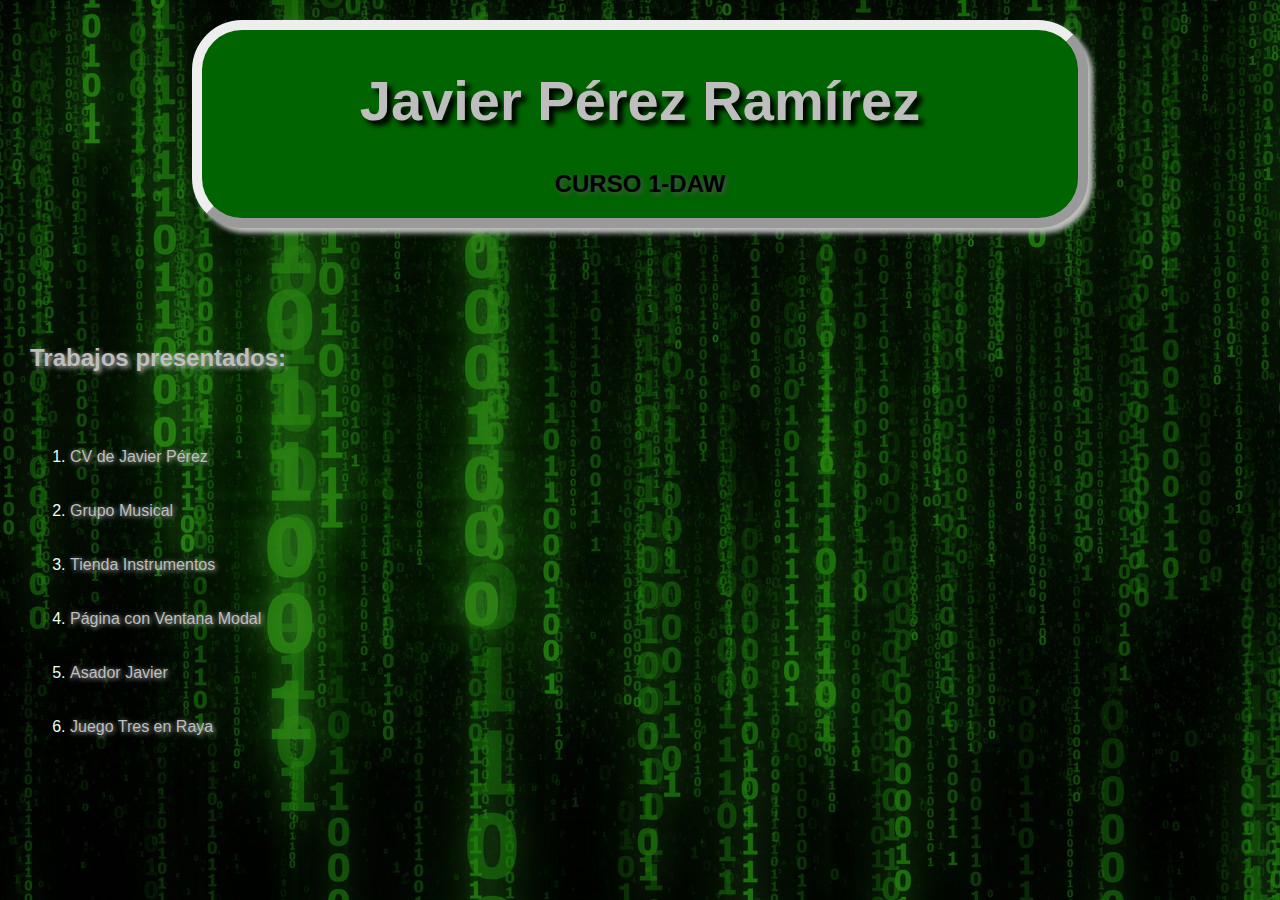
<file: index.html>
<!DOCTYPE html>
<html lang="es">
    <head>
        <meta charset="UTF-8">
        <meta http-equiv="X-UA-Compatible" content="IE=edge">
        <meta name="viewport" content="width=device-width, initial-scale=1.0">
        <title>Página Pública JAVIER PÉREZ</title>
        <link rel="stylesheet" href="index.css"></style>
    </head>

<body>
    <div>
        <h1>Javier Pérez Ramírez</h1>
        <h2>CURSO 1-DAW</h2>
    </div>
    <br></br>
    <br></br>
    <h3>Trabajos presentados:</h3><br></br>
    <p>
    <ol>
        <li><a href="cvterminado.html" target="_blank">CV de Javier Pérez</a></li>
        <br></br>
        <li><a href="proyectogrupo.html" target="_blank">Grupo Musical</a></li>
        <br></br>
        <li><a href="proyectotienda.html" target="_blank">Tienda Instrumentos</a></li>
        <br></br>
        <li><a href="soldaditotarea.html" target="_blank">Página con Ventana Modal</a></li>
        <br></br>
        <li><a href="https://aprenderwordpressjavier.000webhostapp.com/" target="_blank">Asador Javier</a></li>
        <br></br>
        <li><a href="javascript7.html" target="_blank">Juego Tres en Raya</a></li>
    </ol>
    </p>
</body>
</html>
</file>
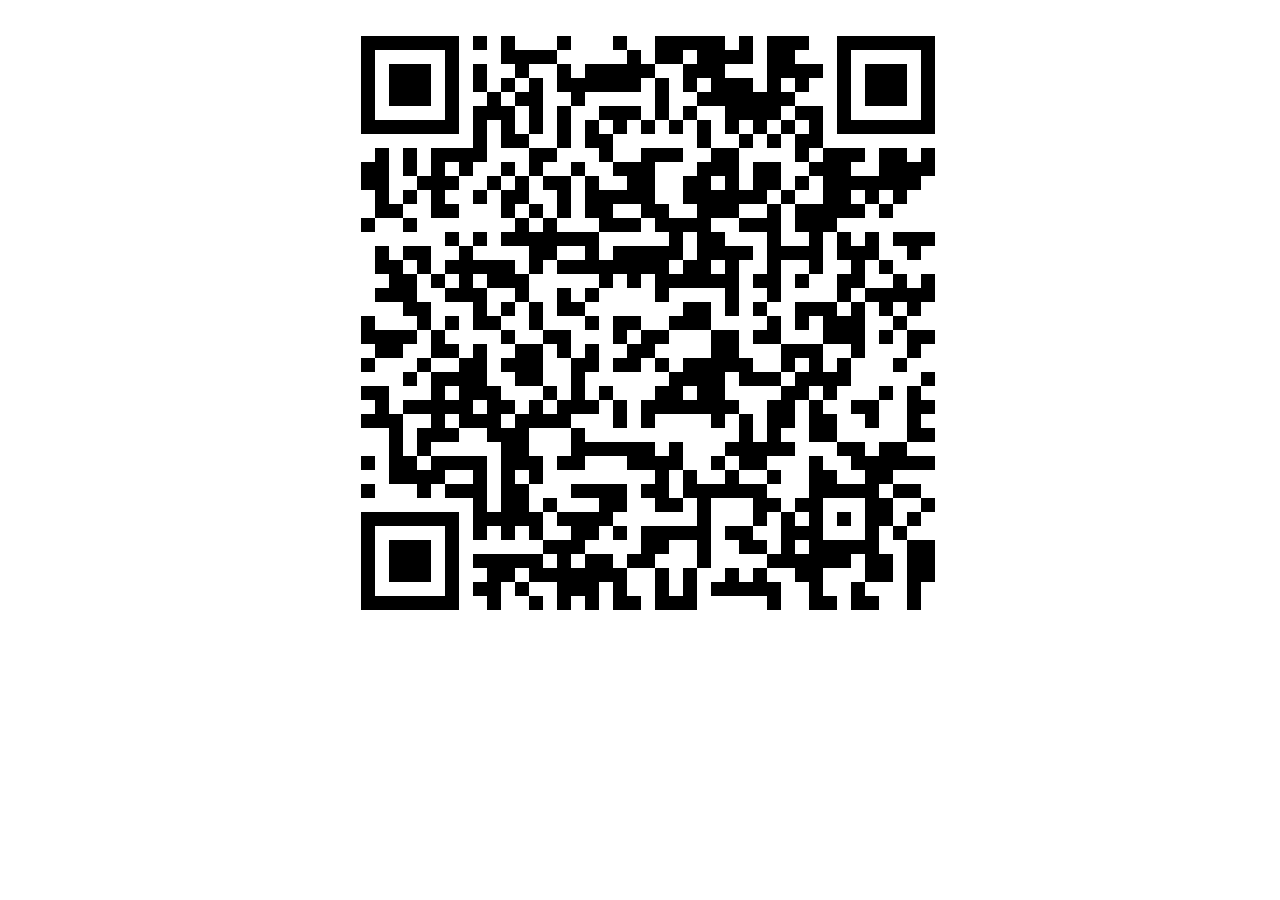
<file: Felices/index.html>
<!DOCTYPE html>
<html lang="es">
<head>
    <meta charset="UTF-8">
    <meta http-equiv="X-UA-Compatible" content="IE=edge">
    <meta name="viewport" content="width=device-width, initial-scale=1.0">
    <title>QR FELICIDADES</title>
    <style>
        
        @media all and (orientation:landscape){
        img, div {
             width:70vh;
             margin-left:calc(50vw - 35vh);
            }
        }
    </style>
</head>
<body>
    <img src="./qrcode.png" alt="QR de Felicidades" title="QR de Felicidades">
</body>
</html>
</file>
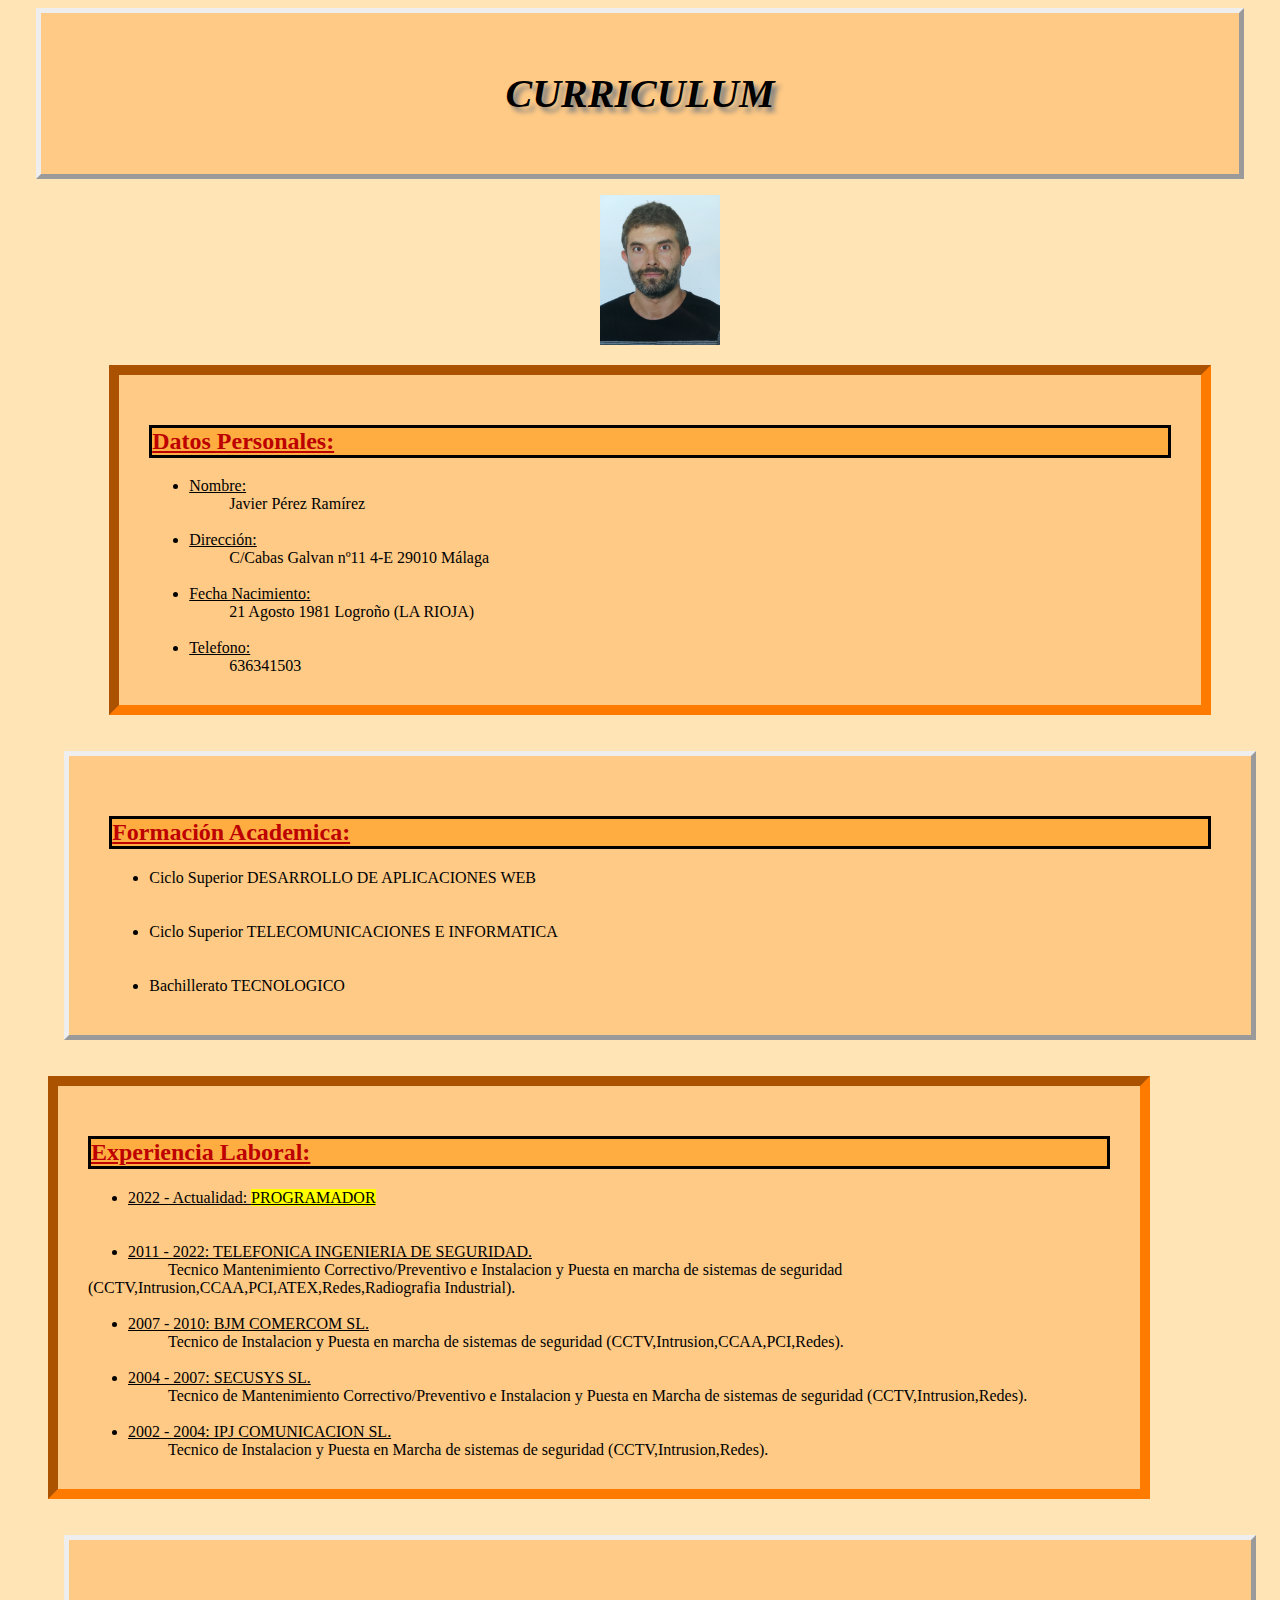
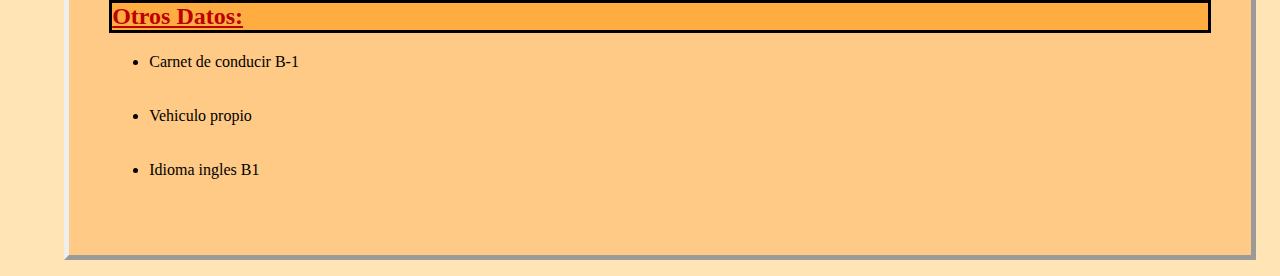
<file: cvcasa.html>
<!DOCTYPE html>
<html lang="es">

<head>
    <meta charset="UTF-8">
    <meta http-equiv="X-UA-Compatible" content="IE=edge">
    <meta name="viewport" content="width=device-width, initial-scale=1.0">
    <title>CV Javier Pérez</title>

    <style>
        h1 {
            color: black;
            text-align: center;
            font-style: oblique;
            font-size: 40px;
            text-shadow: 5px 5px 5px gray;

        }

        h2 {
            color: rgb(189, 0, 0);
            border-style: solid;
            border-color: black;

        }

        #caja1,
        #caja2,
        #caja3,
        #caja4 {
            background-color: rgb(255, 173, 65);
            border-style: solid;
            border-color: black;

        }

        li {
            margin-left: 40px;

        }

        a {
            margin-left: 80px;

        }

        div {
            background-color: rgb(255, 202, 133);
            width: 90%;
            border: 5px outset;
            padding: 30px;
            margin: auto;

        }

        #principal1,#principal2 {
            background-color: rgb(255, 202, 133);
            box-sizing: border-box;
            width: 90%;
            border: 10px inset rgb(255, 123, 0);
            padding: 30px;

        }

        .principal3,.principal4 {
            padding: 40px;

        }

        p {
            border-radius:100px;

        }

    </style>

</head>

<body style="background-color:rgb(255, 229, 181)">

    <div>
        <h1>
            CURRICULUM
        </h1>
    </div>
    <ul>
        <p style=text-align:center><img src="Imagenes\javier.jpg" alt="Foto Curriculum" width="120" height="150"></p>
        <div id=principal2>
            <h2 id=caja1 style="text-decoration-line: underline;">Datos Personales:</h2>
            <li style="text-decoration:underline">Nombre:</li><a>Javier Pérez Ramírez</a><br></br>
            <li style="text-decoration:underline">Dirección:</li><a>C/Cabas Galvan nº11 4-E 29010 Málaga</a><br></br>
            <li style="text-decoration:underline">Fecha Nacimiento:</li><a>21 Agosto 1981 Logroño (LA RIOJA)</a><br></br>
            <li style="text-decoration:underline">Telefono:</li><a>636341503</a>
        </div>
        <br></br>
        <div class="principal3">
            <h2 id=caja2 style="text-decoration-line: underline;">Formación Academica:</h2>
            <li><section>Ciclo Superior DESARROLLO DE APLICACIONES WEB</section></li><br></br>
            <li>Ciclo Superior TELECOMUNICACIONES E INFORMATICA</li><br></br>
            <li>Bachillerato TECNOLOGICO</li>
        </div>
        <br></br>
        <main id="principal1">
            <h2 id=caja3 style="text-decoration-line: underline;">Experiencia Laboral:</h2>
            <li style="text-decoration:underline">2022 - Actualidad: <mark>PROGRAMADOR</mark></li><br></br>
            <li style="text-decoration:underline">2011 - 2022: TELEFONICA INGENIERIA DE SEGURIDAD.</li><a>Tecnico
                Mantenimiento Correctivo/Preventivo e Instalacion y
                Puesta en marcha de sistemas de seguridad (CCTV,Intrusion,CCAA,PCI,ATEX,Redes,Radiografia
                Industrial).</a><br></br>
            <li style="text-decoration:underline">2007 - 2010: BJM COMERCOM SL.</li><a>Tecnico de Instalacion y Puesta
                en
                marcha de sistemas de seguridad (CCTV,Intrusion,CCAA,PCI,Redes).</a><br></br>
            <li style="text-decoration:underline">2004 - 2007: SECUSYS SL.</li><a>Tecnico de Mantenimiento
                Correctivo/Preventivo e Instalacion y Puesta en Marcha de sistemas de seguridad
                (CCTV,Intrusion,Redes).</a><br></br>
            <li style="text-decoration:underline">2002 - 2004: IPJ COMUNICACION SL.<a></li>Tecnico de Instalacion y
            Puesta
            en Marcha de sistemas de seguridad (CCTV,Intrusion,Redes).</a>
        </main>
        <br></br>
        <div class="principal4">
            <h2 id=caja4 style="text-decoration-line: underline;">Otros Datos:</h2>
            <li>Carnet de conducir B-1</li><br></br>
            <li>Vehiculo propio</li><br></br>
            <li>Idioma ingles B1</li><br></br>
        </div>
    </ul>

</body>

</html>
</file>
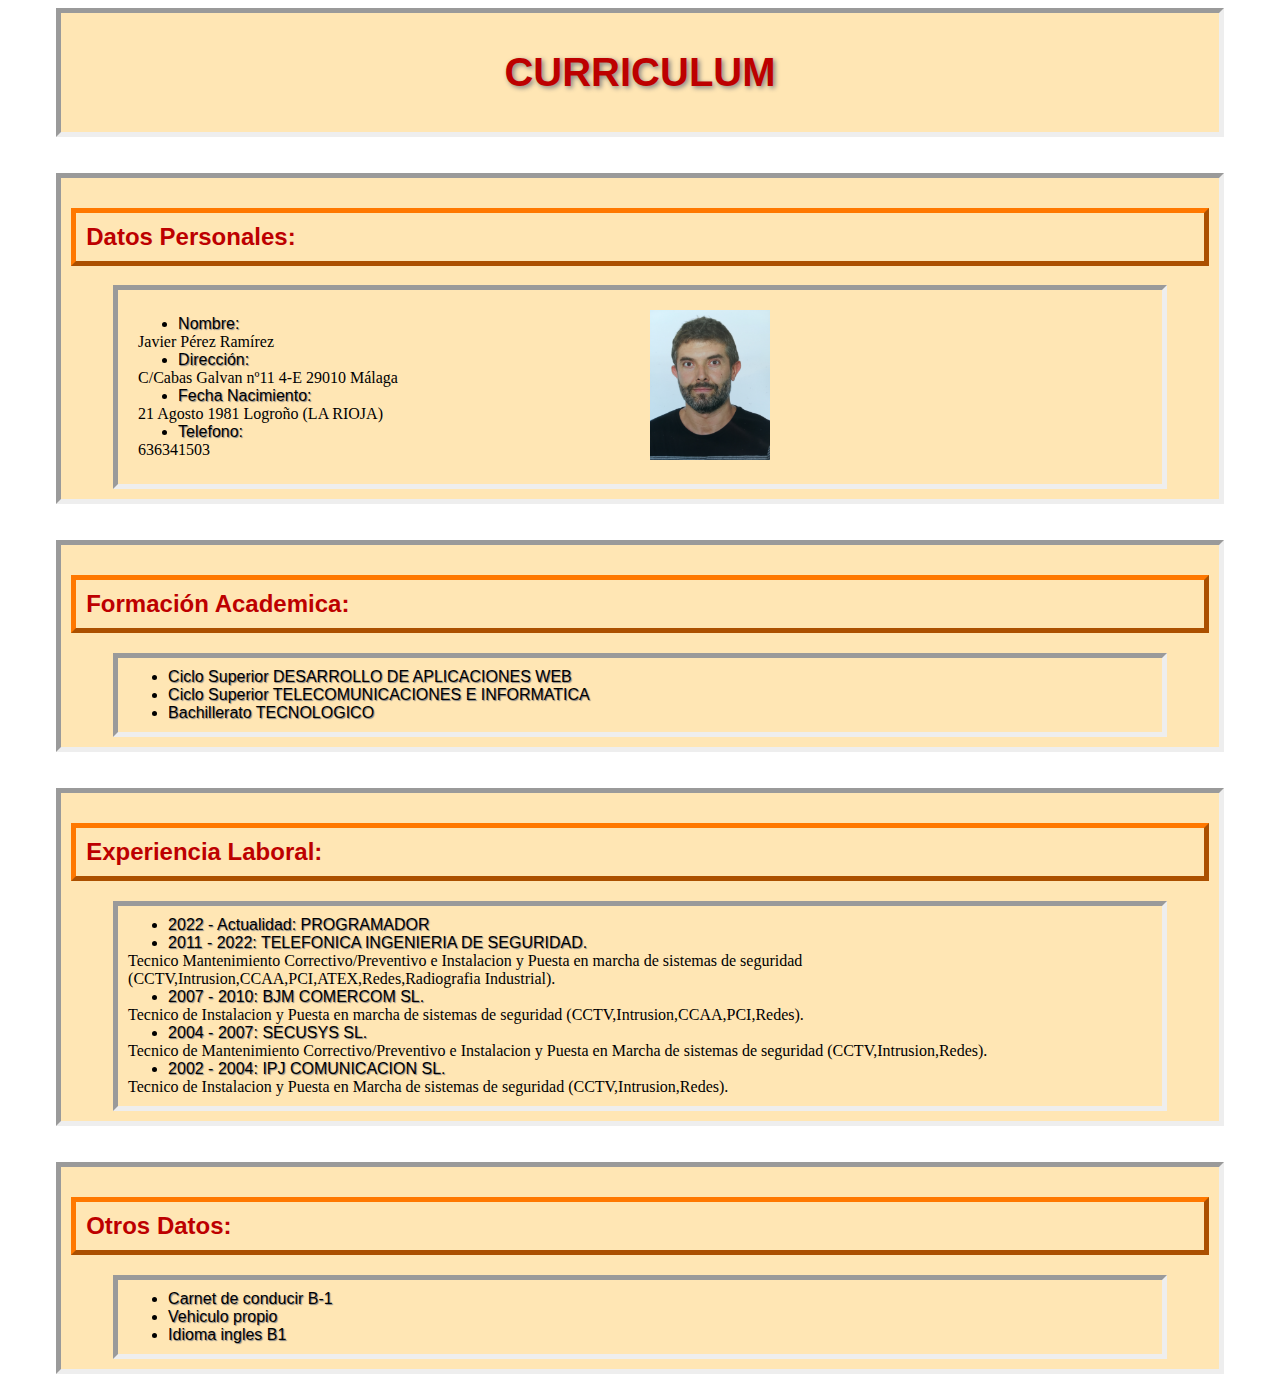
<file: cvterminado.html>
<!DOCTYPE html>
<html lang="es">

<head>
    <meta charset="UTF-8">
    <meta http-equiv="X-UA-Compatible" content="IE=edge">
    <meta name="viewport" content="width=device-width, initial-scale=1.0">
    <title>CV Javier Pérez</title>
    <link rel="stylesheet" href="cvterminado.css">
    </style>
</head>

<body>

    <header>
        <div>
            <h1>
                CURRICULUM
            </h1>
        </div>
    </header>
    <br></br>
    <div>
        <h2>Datos Personales:</h2>
        <div id="contenedor1">
            <div class="mezcla">
                <li>Nombre:</li>Javier Pérez Ramírez
                <li>Dirección:</li>C/Cabas Galvan nº11 4-E 29010 Málaga
                <li>Fecha Nacimiento:</li>21 Agosto 1981 Logroño (LA RIOJA)
                <li>Telefono:</li>636341503
            </div>
            <div class="mezcla">
                <img src="Imagenes\javier.jpg" alt="Foto Curriculum" height="150" width="120">
            </div>
        </div>
    </div>
    <br></br>
    <div>
        <h2>Formación Academica:</h2>
        <div class="contenedor">
            <li>Ciclo Superior DESARROLLO DE APLICACIONES WEB</li>
            <li>Ciclo Superior TELECOMUNICACIONES E INFORMATICA</li>
            <li>Bachillerato TECNOLOGICO</li>
        </div>
    </div>
    <br></br>
    <div>
        <h2>Experiencia Laboral:</h2>
        <div class="contenedor">
            <li>2022 - Actualidad: PROGRAMADOR</li>
            <li>2011 - 2022: TELEFONICA INGENIERIA DE SEGURIDAD.</li>Tecnico Mantenimiento Correctivo/Preventivo e
            Instalacion y
            Puesta en marcha de sistemas de seguridad (CCTV,Intrusion,CCAA,PCI,ATEX,Redes,Radiografia
            Industrial).</a>
            <li>2007 - 2010: BJM COMERCOM SL.</li>Tecnico de Instalacion y Puesta en
            marcha de sistemas de seguridad (CCTV,Intrusion,CCAA,PCI,Redes).
            <li>2004 - 2007: SECUSYS SL.</li>Tecnico de Mantenimiento
            Correctivo/Preventivo e Instalacion y Puesta en Marcha de sistemas de seguridad
            (CCTV,Intrusion,Redes).
            <li>2002 - 2004: IPJ COMUNICACION SL.</li>Tecnico de Instalacion y Puesta
            en Marcha de sistemas de seguridad (CCTV,Intrusion,Redes).
        </div>
    </div>
    <br></br>
    <div>
        <h2>Otros Datos:</h2>
        <div class="contenedor">
            <li>Carnet de conducir B-1</li>
            <li>Vehiculo propio</li>
            <li>Idioma ingles B1</li>
        </div>
    </div>
</body>

</html>
</file>
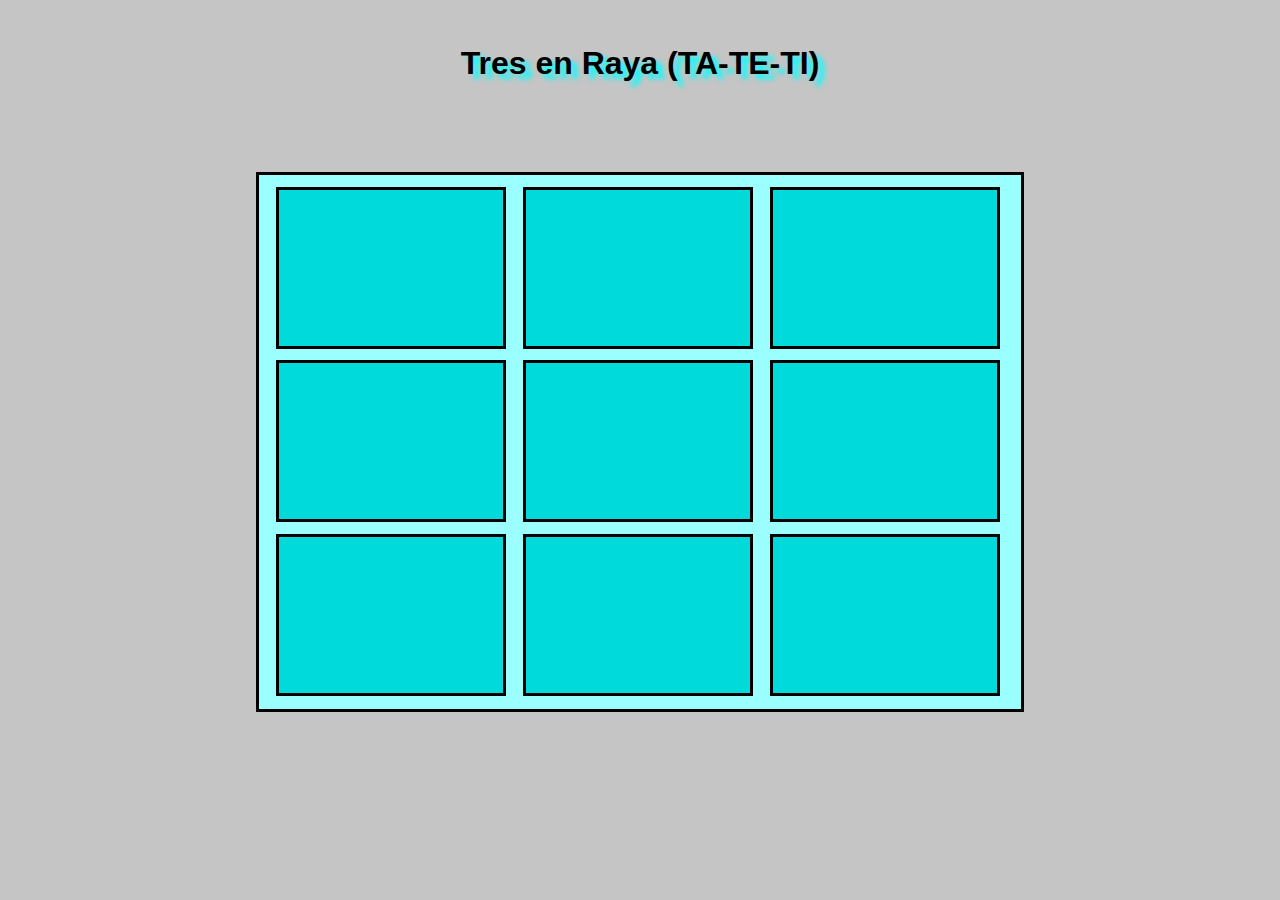
<file: javascript7.html>
<!DOCTYPE html>
<html lang="es">
<head>
    <meta charset="UTF-8">
    <meta http-equiv="X-UA-Compatible" content="IE=edge">
    <meta name="viewport" content="width=device-width, initial-scale=1.0">
    <title>Ejercicio 7 Tres en Raya</title>
    <link rel="stylesheet" href="javascript7.css">
</head>
<body>
    <script src="javascript71.js"></script>
    <h1 id="titulo">Tres en Raya (TA-TE-TI)</h1>
    <div id="total">
        <div id="f1">
            <div id="c0" onmouseenter="hoverino(0)" onclick="pintar(0)" onmouseleave="hoverinoff(0)"></div>
            <div id="c1" onmouseenter="hoverino(1)" onclick="pintar(1)" onmouseleave="hoverinoff(1)"></div>
            <div id="c2" onmouseenter="hoverino(2)" onclick="pintar(2)" onmouseleave="hoverinoff(2)"></div>
        </div>
        <div id="f2">
            <div id="c3" onmouseenter="hoverino(3)" onclick="pintar(3)" onmouseleave="hoverinoff(3)"></div>
            <div id="c4" onmouseenter="hoverino(4)" onclick="pintar(4)" onmouseleave="hoverinoff(4)"></div>
            <div id="c5" onmouseenter="hoverino(5)" onclick="pintar(5)" onmouseleave="hoverinoff(5)"></div>
        </div>
        <div id="f3">
            <div id="c6" onmouseenter="hoverino(6)" onclick="pintar(6)" onmouseleave="hoverinoff(6)"></div>
            <div id="c7" onmouseenter="hoverino(7)" onclick="pintar(7)" onmouseleave="hoverinoff(7)"></div>
            <div id="c8" onmouseenter="hoverino(8)" onclick="pintar(8)" onmouseleave="hoverinoff(8)"></div>
        </div>
    </div>
    <script src="javascript7.js"></script>
</body>
</html>
</file>
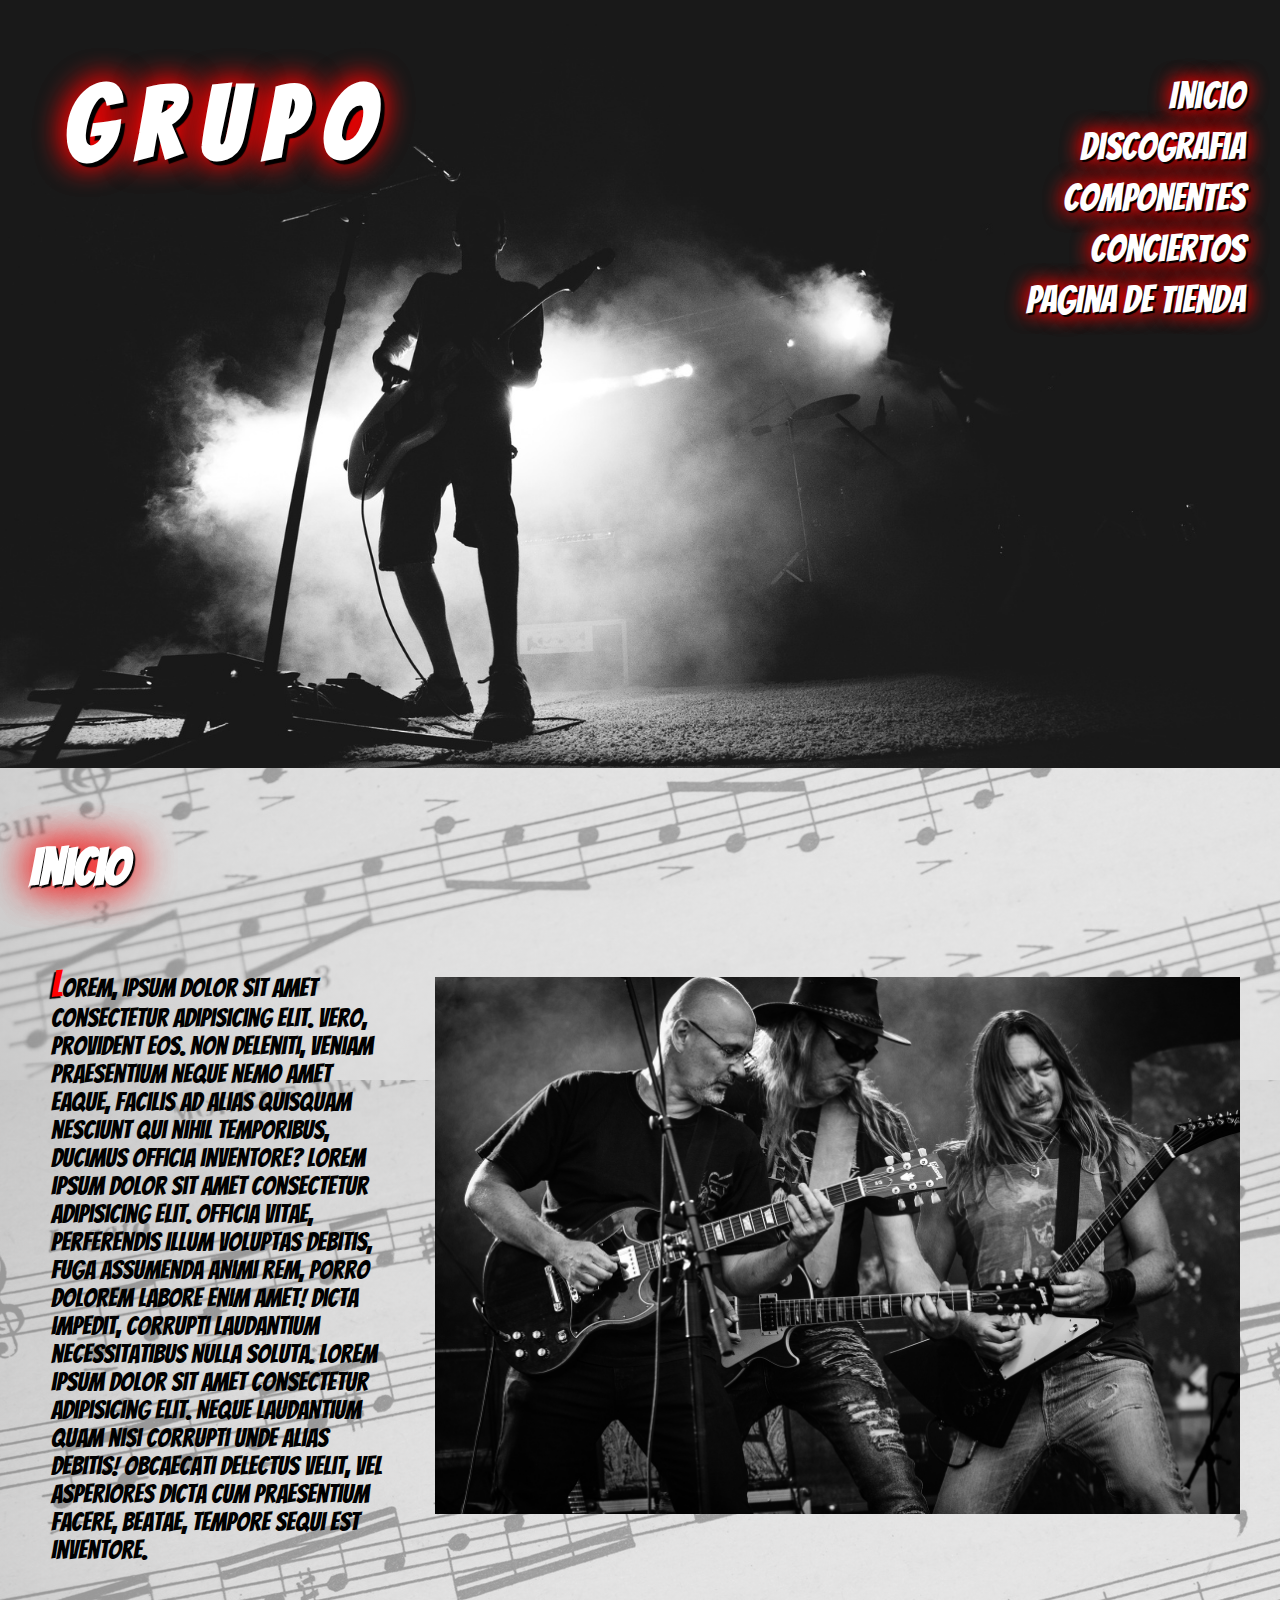
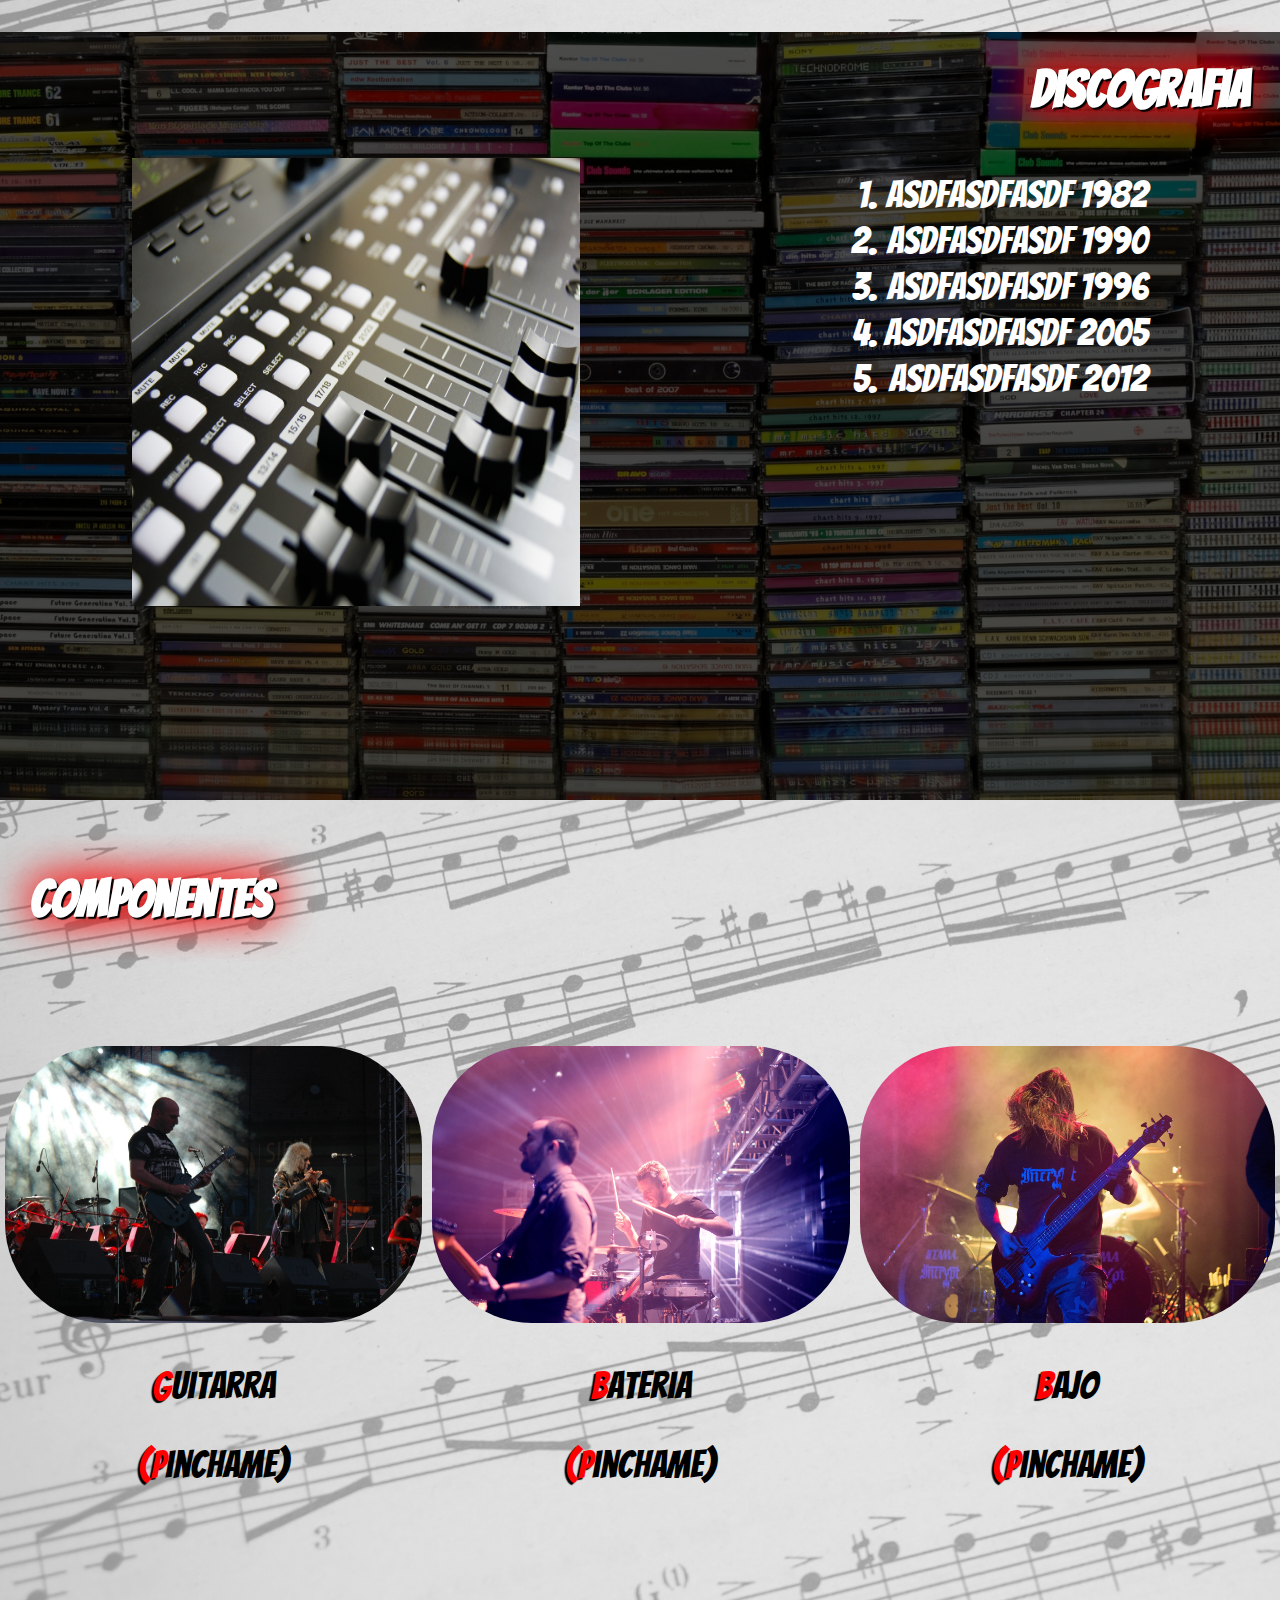
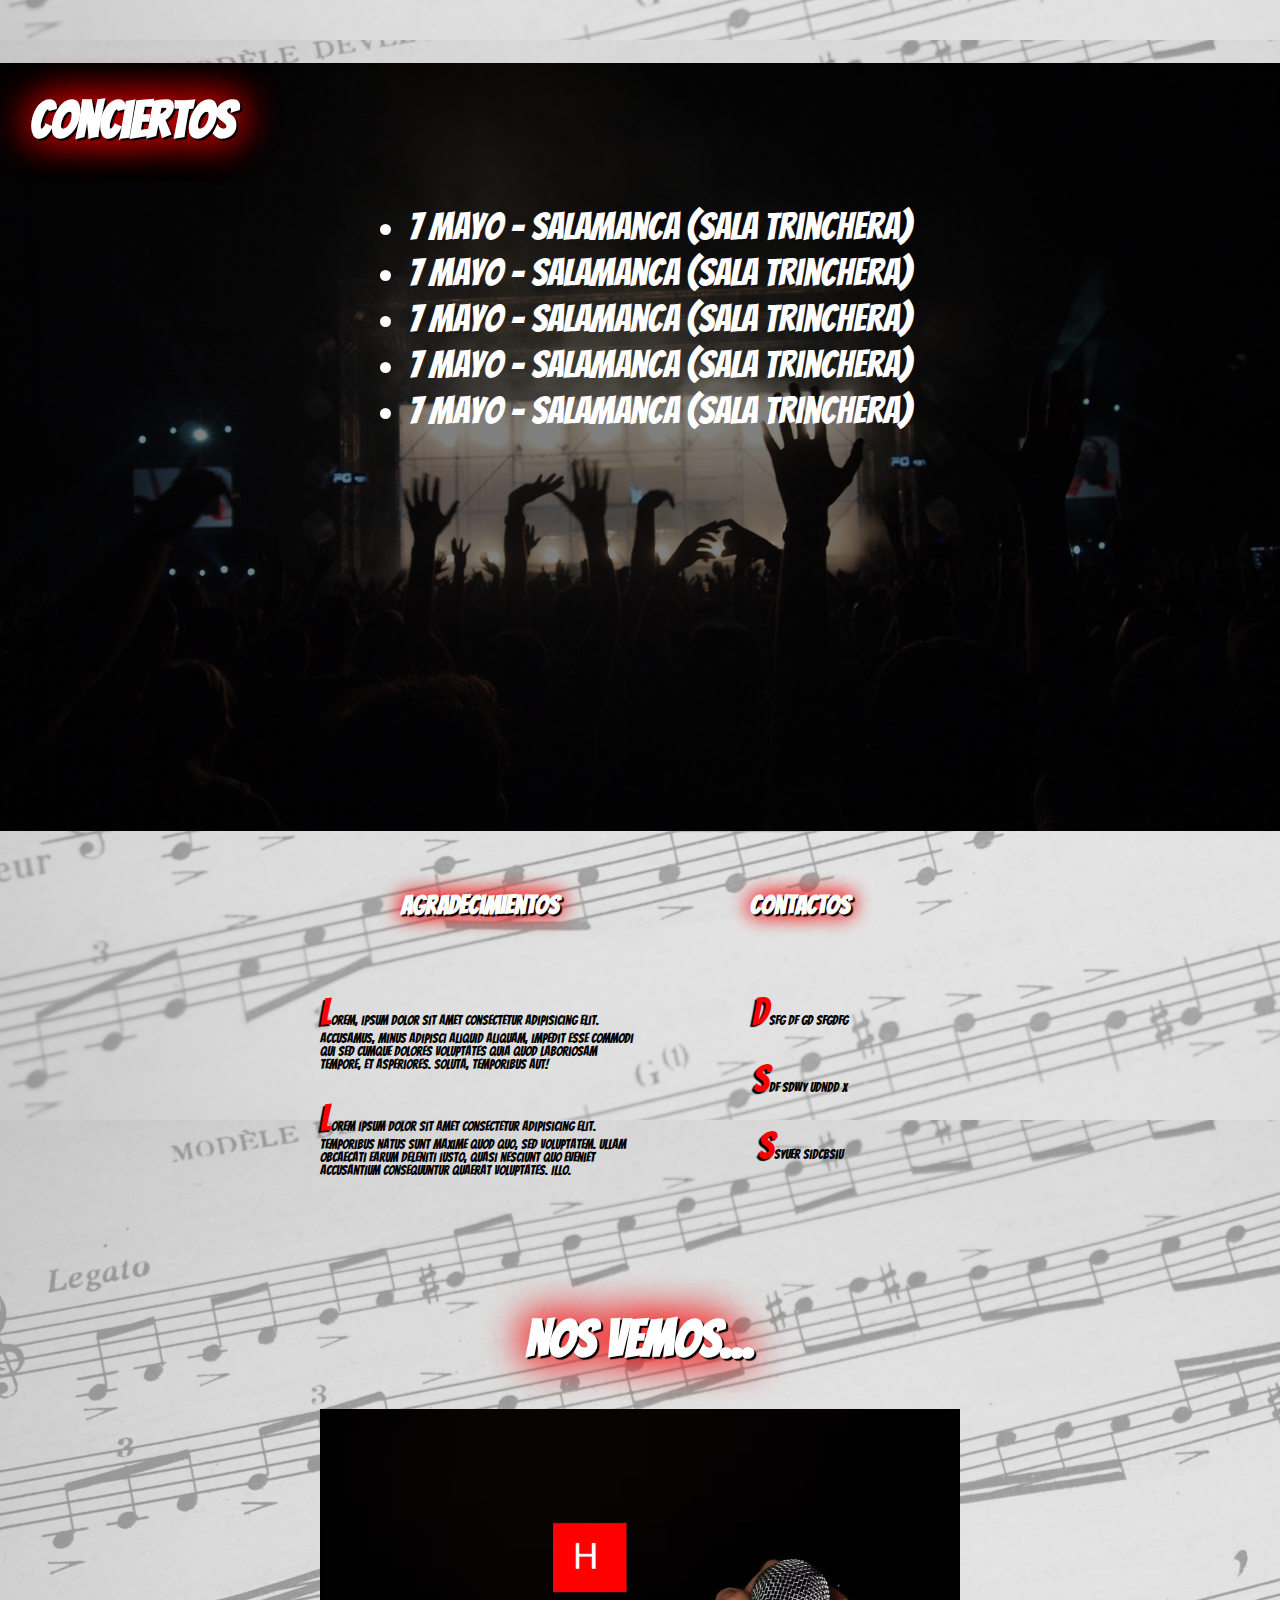
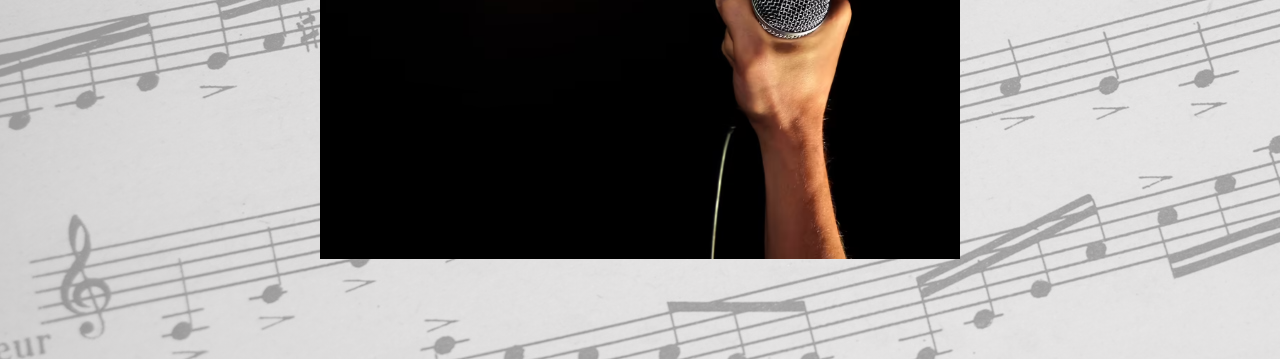
<file: proyectogrupo.html>
<!DOCTYPE html>
<html lang="es">

<head>
    <meta charset="UTF-8">
    <meta http-equiv="X-UA-Compatible" content="IE=edge">
    <meta name="viewport" content="width=device-width, initial-scale=1.0">
    <title>Grupo Musical</title>
    <link rel="stylesheet" href="proyecto.css">
    <link rel="stylesheet" href="https://fonts.googleapis.com/css2?family=Bangers&display=swap" rel="stylesheet">
</head>

<body>
    <!--------------------------------------------------- CABECERA --------------------------------------------------------->
    <header>
        <div id="cabecera">
            <div id="nombre">
                <h1>G R U P O</h1>
            </div>
            <div id="menugrupo">
                <a href="#inicio">Inicio</a>
                <a href="#discografia">Discografia</a>
                <a href="#componentes">Componentes</a>
                <a href="#conciertos">Conciertos</a>
                <a href="proyectotienda.html">Pagina de Tienda</a>
            </div>
        </div>
    </header>
    <!---------------------------------------------------- INICIO ---------------------------------------------------------->
    <section id="inicio">
        <div class="contenedor">
            <h2>Inicio</h2>
            <div id="cuerpo1">
                <div class="parrafo1">
                    <p>Lorem, ipsum dolor sit amet consectetur adipisicing elit. Vero, provident eos. Non deleniti,
                        veniam
                        praesentium neque nemo amet eaque, facilis ad alias quisquam nesciunt qui nihil temporibus,
                        ducimus
                        officia inventore? Lorem ipsum dolor sit amet consectetur adipisicing elit. Officia vitae,
                        perferendis illum
                        voluptas debitis, fuga assumenda animi rem, porro dolorem labore enim amet! Dicta impedit,
                        corrupti
                        laudantium necessitatibus nulla soluta. Lorem ipsum dolor sit amet consectetur adipisicing elit.
                        Neque laudantium quam nisi corrupti unde alias debitis! Obcaecati delectus velit, vel asperiores
                        dicta cum praesentium facere, beatae, tempore sequi est inventore.
                    </p>
                </div>
                <div id="imagenInicio">
                    <img src="Imagenes/grupo.jpg" alt="Foto del grupo" title="Tocando en el ultimo concierto">
                </div>
            </div>
        </div>
    </section>
    <!---------------------------------------------------- DISCOGRAFIA ----------------------------------------------------->
    <section id="discografia">
        <div class="contenedor2">
            <h2>Discografia</h2>
            <div id="cuerpo2">
                <div id="imagenDiscografia">
                    <img src="Imagenes/mezclas2.jpg" alt="Mesa de mezclas" title="Grabando discos">
                </div>
                <div class="listados">
                    <ol>
                        <li>asdfasdfasdf 1982</li>
                        <li>asdfasdfasdf 1990</li>
                        <li>asdfasdfasdf 1996</li>
                        <li>asdfasdfasdf 2005</li>
                        <li>asdfasdfasdf 2012</li>
                    </ol>
                </div>
            </div>
        </div>
    </section>
    <!-------------------------------------------------- COMPONENTES ------------------------------------------------------->
    <section id="componentes">
        <div>
            <div>
                <h2>Componentes</h2>
            </div>
            <div class="contenedor3">
                <div>
                    <div class="retrato"><img id="guitarra" src="Imagenes/pabloguitarra.jpg" alt="Guitarrista"
                            title="Guitarrista"></div>
                    <p>Guitarra</p>
                    <p>(pinchame)</p>
                </div>
                <div>
                    <div class="retrato"><img id="bateria" src="Imagenes/davidbateria.jpg" alt="Bateria"
                            title="Bateria"></div>
                    <p>Bateria</p>
                    <p>(pinchame)</p>
                </div>
                <div>
                    <div class="retrato"><img id="bajo" src="Imagenes/javibajo.jpg" alt="Bajista" title="Bajista"></div>
                    <p>Bajo</p>
                    <p>(pinchame)</p>
                </div>
            </div>
        </div>
    </section>
    <!--------------------------------------------------- CONCIERTOS -------------------------------------------------------->
    <section id="conciertos">
        <div class="contenedor4">
            <h2>Conciertos</h2>
            <div class="listados">
                <ul>
                    <li>7 Mayo - Salamanca (Sala Trinchera)</li>
                    <li>7 Mayo - Salamanca (Sala Trinchera)</li>
                    <li>7 Mayo - Salamanca (Sala Trinchera)</li>
                    <li>7 Mayo - Salamanca (Sala Trinchera)</li>
                    <li>7 Mayo - Salamanca (Sala Trinchera)</li>
                </ul>
            </div>
        </div>
    </section>
    <!---------------------------------------------------- AGRADECIMIENTOS ------------------------------------------------------>
    <section id="agradecimientos">
        <div class="contenedor5">
            <div class="contenedor6">
                <h6>Agradecimientos</h6>
                <p class="p1">Lorem, ipsum dolor sit amet consectetur adipisicing elit. Accusamus, minus adipisci
                    aliquid aliquam,
                    impedit esse commodi qui sed cumque dolores voluptates quia quod laboriosam tempore, et
                    asperiores.
                    Soluta, temporibus aut!</p>
                <p class="p1">Lorem ipsum dolor sit amet consectetur adipisicing elit. Temporibus natus sunt maxime
                    quod quo, sed
                    voluptatem. Ullam obcaecati earum deleniti iusto, quasi nesciunt quo eveniet accusantium
                    consequuntur quaerat voluptates. Illo.</p>
            </div>
            <div class="contenedor6">
                <h6>Contactos</h6>
                <p class="p1">dsfg df gd sfgdfg</p>
                <p class="p1">sdf sdwy udndd x</p>
                <p class="p1">ssyuer sidcbsiu</p>
            </div>
        </div>

    </section>
    <!----------------------------------------------------- FOOTER -------------------------------------------------------->
    <footer id="nosvemos">
        <div class="contenedor8">
            <div>
                <h2>Nos vemos...</h2>
            </div>
            <div>
                <picture id="portaFoto">
                    <source media="(orientation: landscape) and (min-width: 1201px)"
                        srcset="Imagenes/microfono-h-grande.avif" type="image/avif">
                    <source media="(orientation: landscape) and (min-width: 1201px)"
                        srcset="Imagenes/microfono-h-grande.webp" type="image/webp">
                    <source media="(orientation: landscape) and (min-width: 1201px)"
                        srcset="Imagenes/microfono-h-grande.jpg" type="image/jpeg">
                    <source media="(orientation: portrait) and (min-width:601px)"
                        srcset="Imagenes/microfono-v-grande.avif" type="image/avif">
                    <source media="(orientation: portrait) and (min-width:601px)"
                        srcset="Imagenes/microfono-v-grande.webp" type="image/webp">
                    <source media="(orientation: portrait) and (min-width:601px)"
                        srcset="Imagenes/microfono-v-grande.jpg" type="image/jpg">

                    <source media="(orientation: landscape) and (min-width: 901px)"
                        srcset="Imagenes/microfono-h-mediana.avif" type="image/avif">
                    <source media="(orientation: landscape) and (min-width: 901px)"
                        srcset="Imagenes/microfono-h-mediana.webp" type="image/webp">
                    <source media="(orientation: landscape) and (min-width: 901px)"
                        srcset="Imagenes/microfono-h-mediana.jpg" type="image/jpeg">
                    <source media="(orientation: portrait) and (min-width:401px)"
                        srcset="Imagenes/microfono-v-mediana.avif" type="image/avif">
                    <source media="(orientation: portrait) and (min-width:401px)"
                        srcset="Imagenes/microfono-v-mediana.webp" type="image/webp">
                    <source media="(orientation: portrait) and (min-width:401px)"
                        srcset="Imagenes/microfono-v-mediana.jpg" type="image/jpg">

                    <source media="(orientation: landscape) and (max-width: 900px)"
                        srcset="Imagenes/microfono-h-pequeña.avif" type="image/avif">
                    <source media="(orientation: landscape) and (max-width: 900px)"
                        srcset="Imagenes/microfono-h-pequeña.webp" type="image/webp">
                    <source media="(orientation: landscape) and (max-width: 900px)"
                        srcset="Imagenes/microfono-h-pequeña.jpg" type="image/jpeg">
                    <source media="(orientation: portrait) and (max-width: 400px)"
                        srcset="Imagenes/microfono-v-pequeña.avif" type="image/avif">
                    <source media="(orientation: portrait) and (max-width: 400px)"
                        srcset="Imagenes/microfono-v-pequeña.webp" type="image/webp">
                    <source media="(orientation: portrait) and (max-width: 400px)"
                        srcset="Imagenes/microfono-v-pequeña.jpg" type="image/jpg">
                    <img id="laFoto" alt="Foto de un Microfono" title="Microfono" src="Imagenes/microfono.jpg" />
                </picture>
            </div>
        </div>
    </footer>

</body>

</html>
</file>
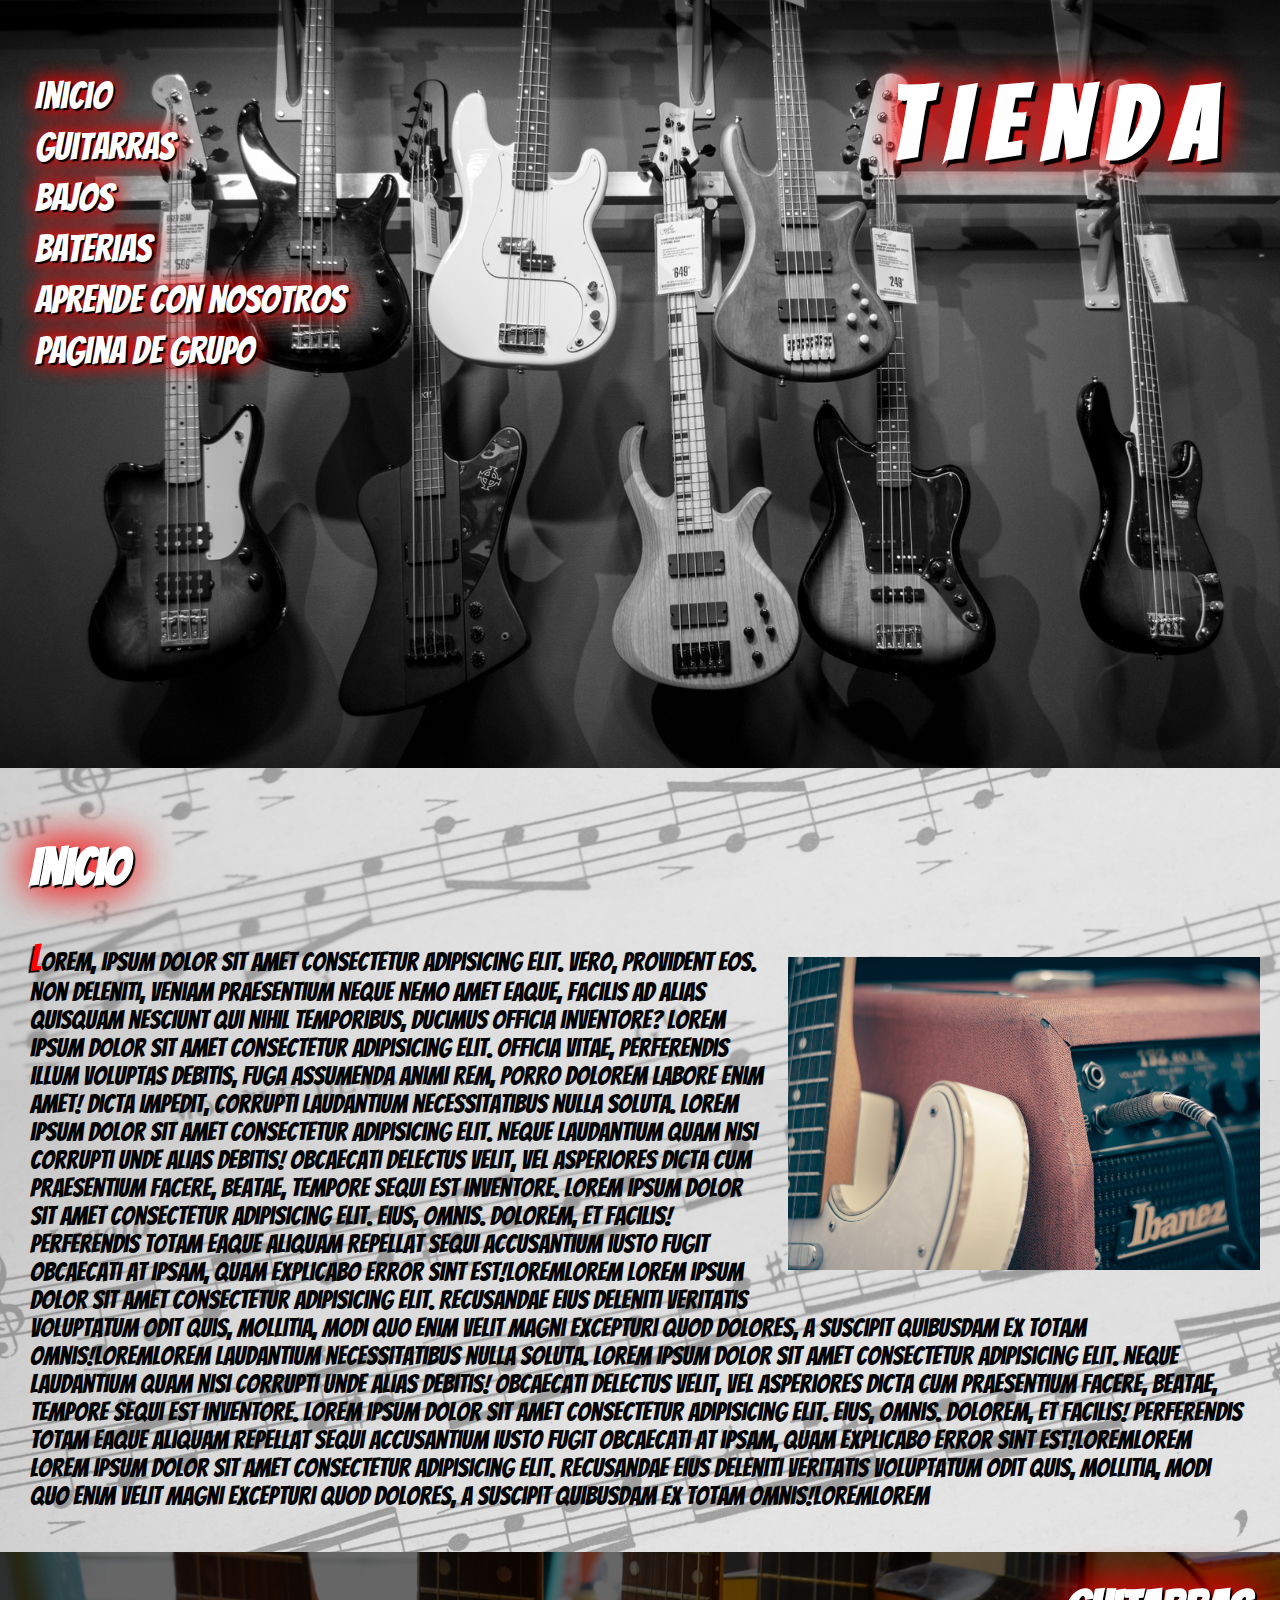
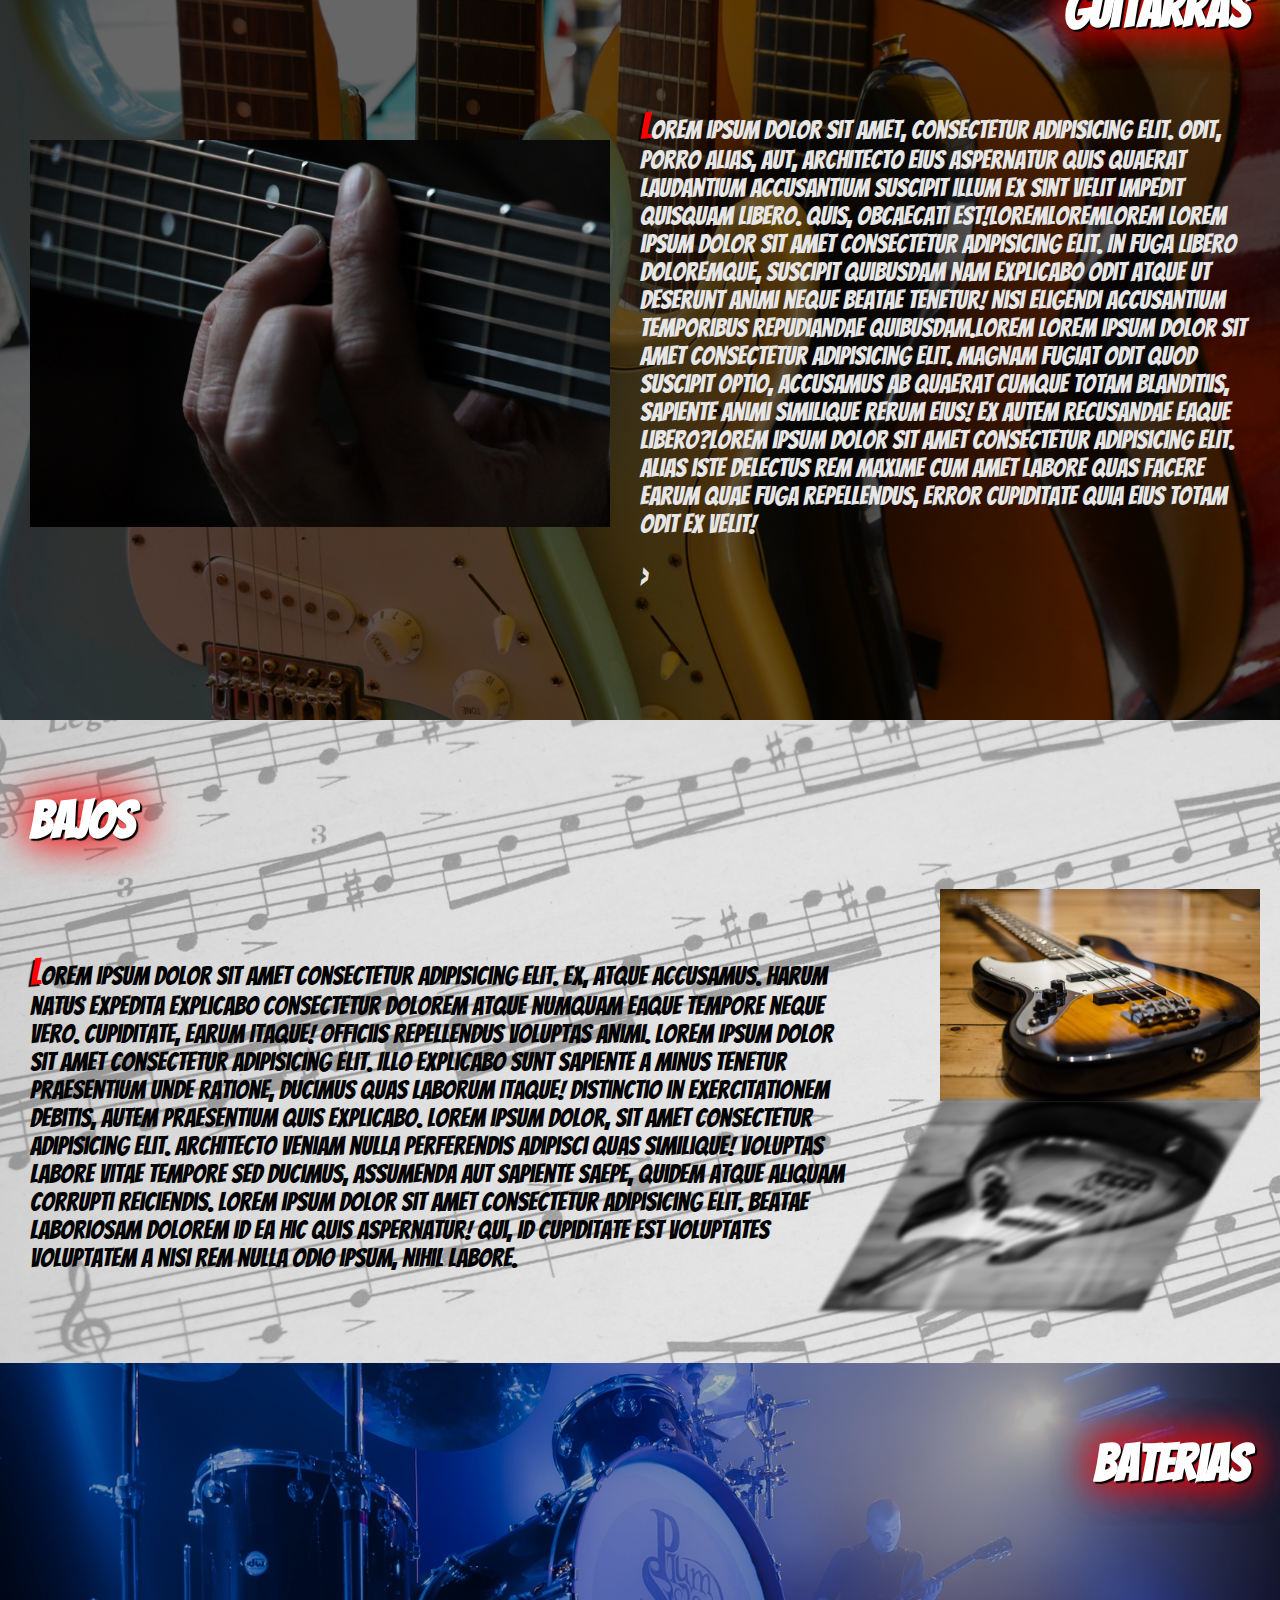
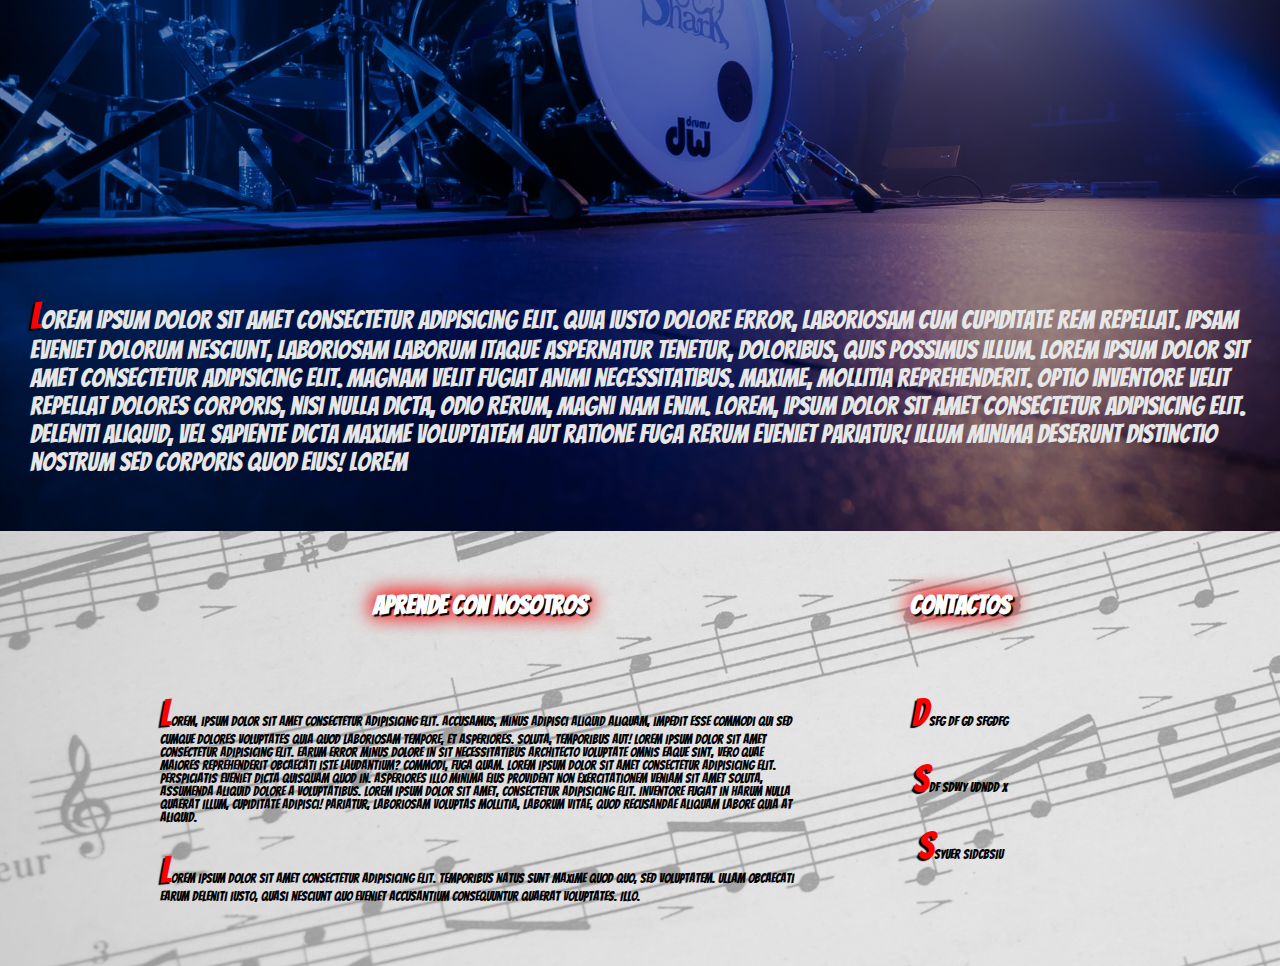
<file: proyectotienda.html>
<!DOCTYPE html>
<html lang="es">

<head>
    <meta charset="UTF-8">
    <meta http-equiv="X-UA-Compatible" content="IE=edge">
    <meta name="viewport" content="width=device-width, initial-scale=1.0">
    <title>Tienda Musica</title>
    <link rel="stylesheet" href="proyecto.css">
    <link rel="stylesheet" href="https://fonts.googleapis.com/css2?family=Bangers&display=swap" rel="stylesheet">
</head>

<body>
    <!--------------------------------------------------- CABECERA --------------------------------------------------------->
    <header>
        <div id="cabecera1">
            <div id="menutienda">
                <a href="#iniciotienda">Inicio</a>
                <a href="#guitarrastienda">Guitarras</a>
                <a href="#bajostienda">Bajos</a>
                <a href="#bateriastienda">Baterias</a>
                <a href="#aprendetienda">Aprende con nosotros</a>
                <a href="proyectogrupo.html">Pagina de Grupo</a>
            </div>
            <div id="nombre">
                <h1>T I E N D A</h1>
            </div>
        </div>
    </header>
    <!---------------------------------------------------- INICIO ---------------------------------------------------------->
    <section id="iniciotienda">
        <div class="contenedor">
            <h2>Inicio</h2>
            <div>
                <img id="imagentienda" src="Imagenes/ampli.jpg" alt="Foto de guitarra y amplificador"
                    title="Guitarra y amplificador">
                <p class="pinicio">Lorem, ipsum dolor sit amet consectetur adipisicing elit. Vero, provident eos. Non
                    deleniti,
                    veniam
                    praesentium neque nemo amet eaque, facilis ad alias quisquam nesciunt qui nihil temporibus,
                    ducimus
                    officia inventore? Lorem ipsum dolor sit amet consectetur adipisicing elit. Officia vitae,
                    perferendis illum
                    voluptas debitis, fuga assumenda animi rem, porro dolorem labore enim amet! Dicta impedit,
                    corrupti laudantium necessitatibus nulla soluta. Lorem ipsum dolor sit amet consectetur adipisicing
                    elit.
                    Neque laudantium quam nisi corrupti unde alias debitis! Obcaecati delectus velit, vel asperiores
                    dicta cum praesentium facere, beatae, tempore sequi est inventore. Lorem ipsum dolor sit amet
                    consectetur adipisicing elit. Eius, omnis. Dolorem, et facilis! Perferendis totam eaque aliquam
                    repellat sequi accusantium iusto fugit obcaecati at ipsam, quam explicabo error sint est!Loremlorem
                    Lorem ipsum dolor sit amet consectetur adipisicing elit. Recusandae eius deleniti veritatis
                    voluptatum odit quis, mollitia, modi quo enim velit magni excepturi quod dolores, a suscipit
                    quibusdam ex totam omnis!Loremlorem laudantium necessitatibus nulla soluta. Lorem ipsum dolor sit
                    amet consectetur adipisicing elit.
                    Neque laudantium quam nisi corrupti unde alias debitis! Obcaecati delectus velit, vel asperiores
                    dicta cum praesentium facere, beatae, tempore sequi est inventore. Lorem ipsum dolor sit amet
                    consectetur adipisicing elit. Eius, omnis. Dolorem, et facilis! Perferendis totam eaque aliquam
                    repellat sequi accusantium iusto fugit obcaecati at ipsam, quam explicabo error sint est!Loremlorem
                    Lorem ipsum dolor sit amet consectetur adipisicing elit. Recusandae eius deleniti veritatis
                    voluptatum odit quis, mollitia, modi quo enim velit magni excepturi quod dolores, a suscipit
                    quibusdam ex totam omnis!Loremlorem
                </p>
            </div>
        </div>
    </section>
    <!---------------------------------------------------- GUITARRAS ----------------------------------------------------->
    <section id="guitarrastienda">
        <div class="contenedorguitarras">
            <h2>Guitarras</h2>
            <div id="cuerpoguitarras">
                <div id="imagenguitarras">
                    <img id="guitarras" src="Imagenes/mano.jpg" alt="Mano tocando" title="Mano tocando">
                </div>
                <div id="pguitarras">
                    <p>Lorem ipsum dolor sit amet, consectetur adipisicing elit. Odit, porro alias, aut, architecto eius
                        aspernatur quis quaerat laudantium accusantium suscipit illum ex sint velit impedit quisquam
                        libero. Quis, obcaecati est!Loremloremlorem
                        Lorem ipsum dolor sit amet consectetur adipisicing elit. In fuga libero doloremque, suscipit
                        quibusdam nam explicabo odit atque ut deserunt animi neque beatae tenetur! Nisi eligendi
                        accusantium temporibus repudiandae quibusdam.lorem
                        Lorem ipsum dolor sit amet consectetur adipisicing elit. Magnam fugiat odit quod suscipit optio,
                        accusamus ab quaerat cumque totam blanditiis, sapiente animi similique rerum eius! Ex autem
                        recusandae eaque libero?Lorem ipsum dolor sit amet consectetur adipisicing elit. Alias iste
                        delectus rem maxime cum amet labore quas facere earum quae fuga repellendus, error cupiditate
                        quia eius totam odit ex velit!
                    </p>>
                </div>
            </div>
        </div>
    </section>
    <!----------------------------------------------------- BAJOS --------------------------------------------------------->
    <section id="bajostienda">
        <h2>Bajos</h2>
        <div id="bajoscontenedor">
            <div id="pbajos">
                <p>Lorem ipsum dolor sit amet consectetur adipisicing elit. Ex, atque accusamus. Harum natus expedita
                    explicabo consectetur dolorem atque numquam eaque tempore neque vero. Cupiditate, earum itaque!
                    Officiis repellendus voluptas animi. Lorem ipsum dolor sit amet consectetur adipisicing elit. Illo
                    explicabo sunt sapiente a minus tenetur praesentium unde ratione, ducimus quas laborum itaque!
                    Distinctio in exercitationem debitis, autem praesentium quis explicabo. Lorem ipsum dolor, sit amet
                    consectetur adipisicing elit. Architecto veniam nulla perferendis adipisci quas similique! Voluptas
                    labore vitae tempore sed ducimus, assumenda aut sapiente saepe, quidem atque aliquam corrupti
                    reiciendis. Lorem ipsum dolor sit amet consectetur adipisicing elit. Beatae laboriosam dolorem id ea
                    hic quis aspernatur! Qui, id cupiditate est voluptates voluptatem a nisi rem nulla odio ipsum, nihil
                    labore.</p>
            </div>
            <div id="contenedorbajomarron">
                <img id="bajomarron" src="Imagenes/bajomarron.jpg" alt="Bajo marron" title="Bajo marron">
                <img id="bajomarronreflex" src="Imagenes/bajomarron.jpg" alt="Bajo marron" title="Bajo marron">
            </div>
        </div>
    </section>
    <!--------------------------------------------------- BATERIAS -------------------------------------------------------->
    <section id="bateriastienda">
        <div id="bateriascontenedor">
            <h2>Baterias</h2>
            <div id="huecobaterias">

            </div>
            <div id="pbaterias">
                <p>Lorem ipsum dolor sit amet consectetur adipisicing elit. Quia iusto dolore error, laboriosam cum
                    cupiditate rem repellat. Ipsam eveniet dolorum nesciunt, laboriosam laborum itaque aspernatur
                    tenetur, doloribus, quis possimus illum. Lorem ipsum dolor sit amet consectetur adipisicing elit.
                    Magnam velit fugiat animi necessitatibus. Maxime, mollitia reprehenderit. Optio inventore velit
                    repellat dolores corporis, nisi nulla dicta, odio rerum, magni nam enim. Lorem, ipsum dolor sit amet
                    consectetur adipisicing elit. Deleniti aliquid, vel sapiente dicta maxime voluptatem aut ratione
                    fuga rerum eveniet pariatur! Illum minima deserunt distinctio nostrum sed corporis quod eius! Lorem

                </p>
            </div>
        </div>
    </section>
    <!---------------------------------------------------- APRENDE CON NOSOTROS ------------------------------------------------------>
    <section id="aprendetienda">
        <div class="contenedor5">
            <div class="contenedor7">
                <h6>Aprende con nosotros</h6>
                <p class="p1">Lorem, ipsum dolor sit amet consectetur adipisicing elit. Accusamus, minus adipisci
                    aliquid aliquam,
                    impedit esse commodi qui sed cumque dolores voluptates quia quod laboriosam tempore, et
                    asperiores.
                    Soluta, temporibus aut! Lorem ipsum dolor sit amet consectetur adipisicing elit. Earum error minus
                    dolore in sit necessitatibus architecto voluptate omnis eaque sint, vero quae maiores reprehenderit
                    obcaecati iste laudantium? Commodi, fuga quam. Lorem ipsum dolor sit amet consectetur adipisicing
                    elit. Perspiciatis eveniet dicta quisquam quod in. Asperiores illo minima eius provident non
                    exercitationem veniam sit amet soluta, assumenda aliquid dolore a voluptatibus. Lorem ipsum dolor
                    sit amet, consectetur adipisicing elit. Inventore fugiat in harum nulla quaerat illum, cupiditate
                    adipisci! Pariatur, laboriosam voluptas mollitia, laborum vitae, quod recusandae aliquam labore quia
                    at aliquid.</p>
                <p class="p1">Lorem ipsum dolor sit amet consectetur adipisicing elit. Temporibus natus sunt maxime
                    quod quo, sed
                    voluptatem. Ullam obcaecati earum deleniti iusto, quasi nesciunt quo eveniet accusantium
                    consequuntur quaerat voluptates. Illo.</p>
            </div>
            <div class="contenedor6">
                <h6>Contactos</h6>
                <p class="p1">dsfg df gd sfgdfg</p>
                <p class="p1">sdf sdwy udndd x</p>
                <p class="p1">ssyuer sidcbsiu</p>
            </div>
        </div>

    </section>

</body>

</html>
</file>
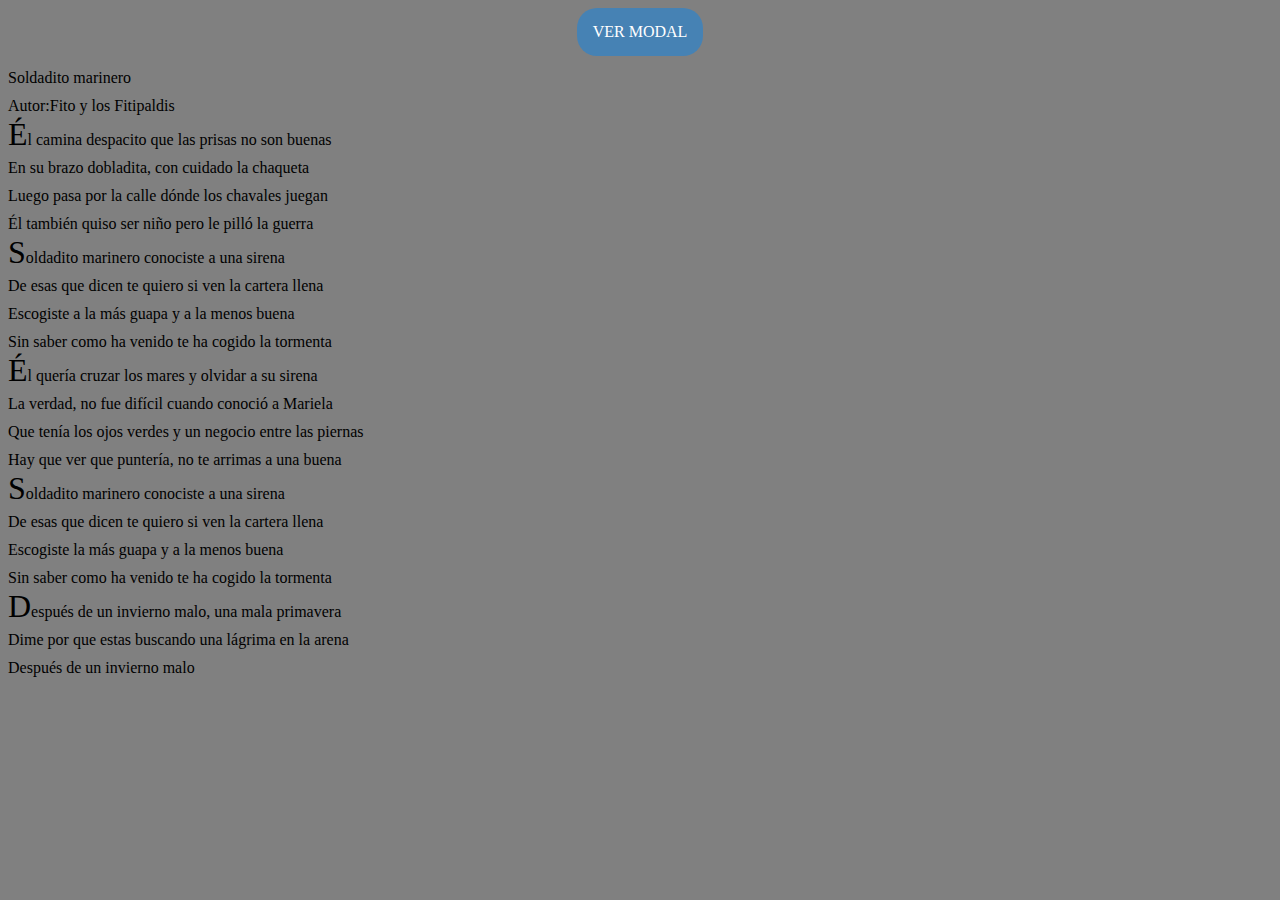
<file: soldaditotarea.html>
<!DOCTYPE html>
<html lang="es">
<head>
    <meta charset="UTF-8">
    <meta http-equiv="X-UA-Compatible" content="IE=edge">
    <meta name="viewport" content="width=device-width, initial-scale=1.0">
    <title>Soldadito Marinero</title>
    <link rel="stylesheet" href="soldadito.css">
</head>
<body>

    <input id="mostrar-modal" name="modal" type="radio" /> 
    <label for="mostrar-modal"> Ver modal </label>

    <div id="modal">
        <div id="texto">
            
            <p id="nombre">Javier Pérez Ramírez</p>
            <p>https://javierperezramirez.github.io/Publico/soldaditotarea.html</p> 
        </div>
    </div>

    <input id="cerrar-modal" name="modal" type="radio" /> 
    <label for="cerrar-modal"> X </label> 

    </div>
    <p>Soldadito marinero</p>
    <p>Autor:Fito y los Fitipaldis</p>
    <div>
        <p>Él camina despacito que las prisas no son buenas</p>
        <p>En su brazo dobladita, con cuidado la chaqueta</p>
        <p>Luego pasa por la calle dónde los chavales juegan</p>
        <p>Él también quiso ser niño pero le pilló la guerra</p>
    </div>
    <div>
        <p>Soldadito marinero conociste a una sirena</p>
        <p>De esas que dicen te quiero si ven la cartera llena</p>
        <p>Escogiste a la más guapa y a la menos buena</p>
        <p>Sin saber como ha venido te ha cogido la tormenta</p>
    </div>
    <div>
        <p>Él quería cruzar los mares y olvidar a su sirena</p>
        <p>La verdad, no fue difícil cuando conoció a Mariela</p>
        <p>Que tenía los ojos verdes y un negocio entre las piernas</p>
        <p>Hay que ver que puntería, no te arrimas a una buena</p>
    </div>
    <div>
        <p>Soldadito marinero conociste a una sirena</p>
        <p>De esas que dicen te quiero si ven la cartera llena</p>
        <p>Escogiste la más guapa y a la menos buena</p>
        <p>Sin saber como ha venido te ha cogido la tormenta</p>
    </div>
    <div>
        <p>Después de un invierno malo, una mala primavera
        <p>Dime por que estas buscando una lágrima en la arena
        <p>Después de un invierno malo</p>

    </div>

</body>
</html>
</file>
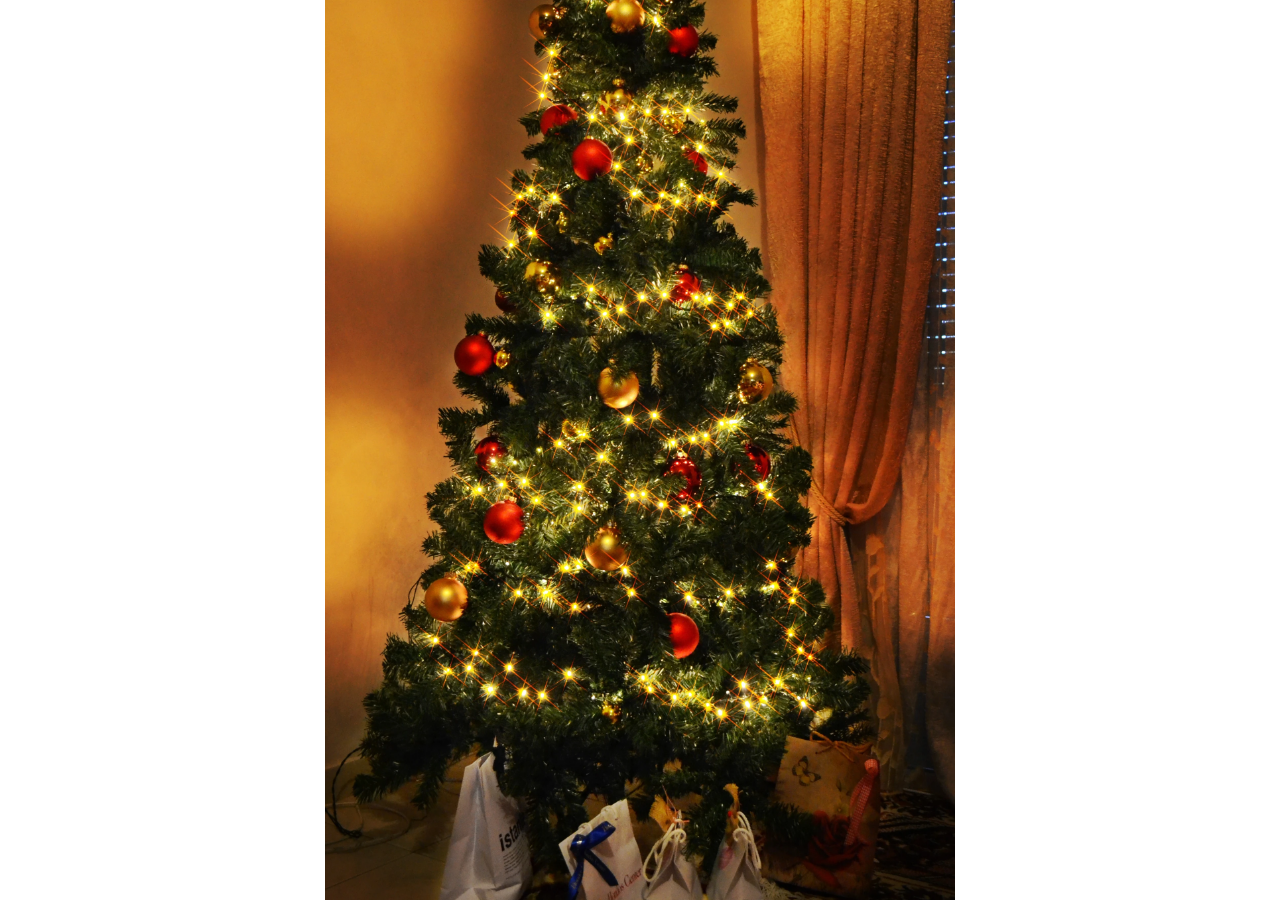
<file: Examen/examen.html>
<!DOCTYPE html>
<html lang="es">
<head>
    <meta charset="UTF-8">
    <meta http-equiv="X-UA-Compatible" content="IE=edge">
    <meta name="viewport" content="width=device-width, initial-scale=1.0">
    <title>EXAMEN</title>
    <link href="examen.css" rel="stylesheet">
</head>

<body>
    <img src="arbolnavidad.webp" alt="arbol de navidad" tittle="arbol de navidad">
    <div>
        <p>FELICES FIESTAS</p>
        <p>te desea</p>
        <p>JAVIER</p>
    </div>
</body>
</html>
</file>
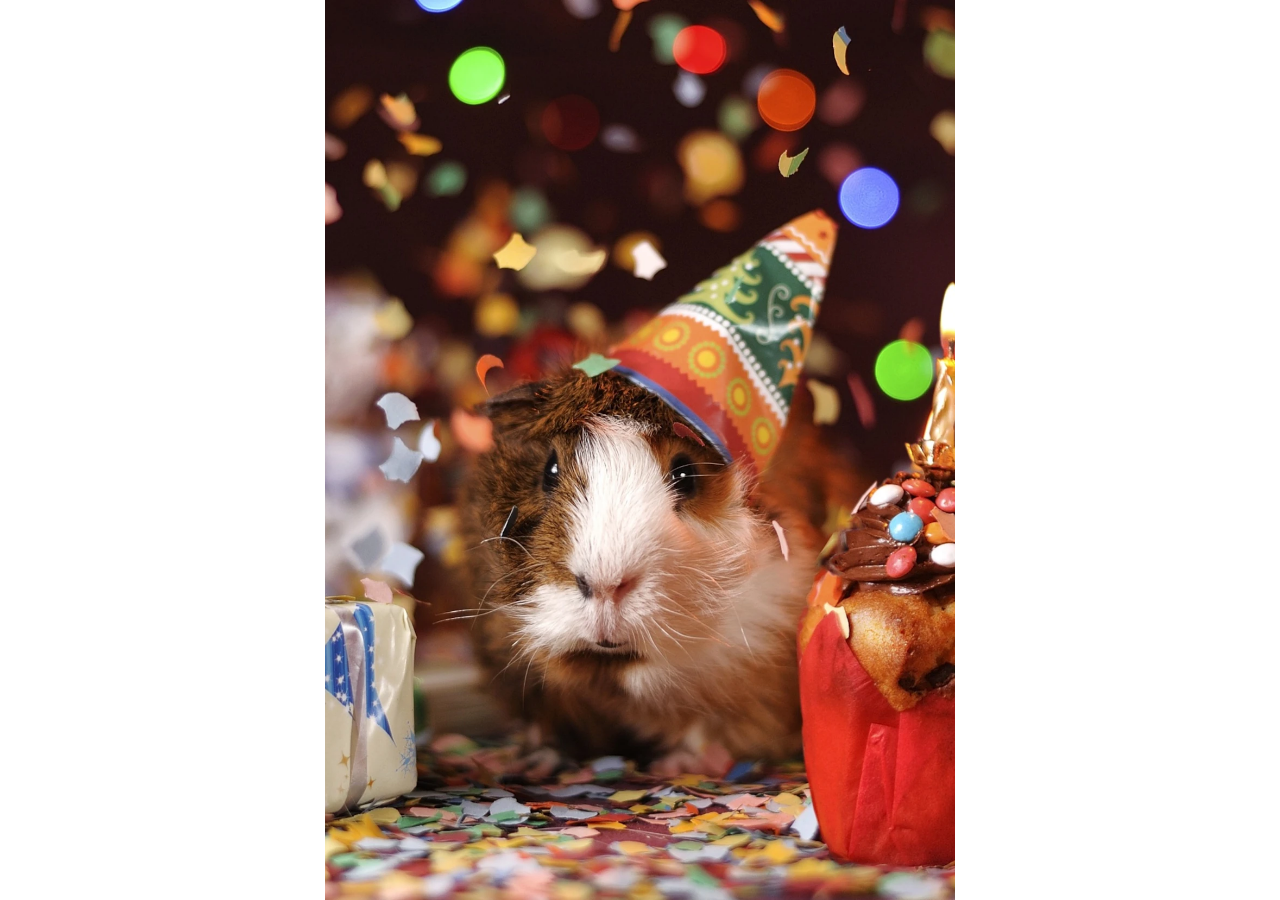
<file: Felices/felices.html>
<!DOCTYPE html>
<html lang="es">
    <!--Autor: Javier Pérez Ramírez-->
<head>
    <meta charset="UTF-8">
    <meta http-equiv="X-UA-Compatible" content="IE=edge">
    <meta name="viewport" content="width=device-width, initial-scale=1.0">
    <title>FELICIDADES</title>
    <link rel="stylesheet" href="felices.css">
</head>
<body>
    <img src="./ratilla.webp" />
    <div>
        <p>Felices Fiestas</p>
        <p>Te desea</p>
        <p>Javier</p>
    </div>
</body>
</html>
</file>
<file: index.css>
* {
    box-sizing:border-box;
}

body {
    margin:0;
    font-family:'Segoe UI', Tahoma, Geneva, Verdana, sans-serif;
    background-image:linear-gradient(
        0deg,
        rgba(0,0,0,0.5),
        rgba(0,0,0,0.5)
    )
    ,url(Imagenes/Prog3.jpg);
}

h1 {
    color:rgb(190, 190, 190); 
    text-align: center;
    font-size: 3.5em;
    text-shadow: 5px 5px 5px rgb(0, 0, 0);
    font-family: 'Trebuchet MS', 'Lucida Sans Unicode', 'Lucida Grande', 'Lucida Sans', Arial, sans-serif;
    background-color: rgb(0, 100, 0);
}

h2 {
    text-align: center;
    font-size: 1.5em;
    text-shadow: 2px 2px 5px rgb(80, 80, 80);
    font-family: 'Segoe UI', Tahoma, Geneva, Verdana, sans-serif;
}

h3 {
    color:rgb(190, 190, 190);
    text-shadow: 2px 2px 5px rgb(190, 190, 190);
    font-size: 1.5em;
    margin-left: 30px;
}

li {
    color:rgb(236, 255, 236);
    margin-left: 30px;
}

a {
    color:rgb(190, 190, 190); 
    text-shadow: 1px 1px 5px rgb(190, 190, 190);
    text-decoration:none;
}

a:hover {
    background-color: rgb(0, 100, 0);
    cursor: pointer;
}

div {
    border-radius:50px;
    background-color: rgb(0, 100, 0);
    width: 70%;
    border: 10px outset;
    margin:20px auto;
    box-shadow: 5px 5px 5px rgb(190, 190, 190);
}
</file>
<file: cvterminado.css>
:root {
    --naranja1:rgb(255, 120, 0);
    --naranja2:rgb(255, 200, 140);
    --letra:font-family: 'Segoe UI', Tahoma, Geneva, Verdana, sans-serif;
    --normal:10px;
    --peque:6px;
    --big:25px;
    --letras:3vw;
 }

 img:hover {
    transform:scalex(-1);
 }

#cabecera {
    background-color: rgb(255, 202, 133);
    border-style:outset;
}

h1 {
    font-family: 'Segoe UI', Tahoma, Geneva, Verdana, sans-serif;
    color: black;
    text-align: center;
    font-size: 40px;
    color: rgb(189, 0, 0);
    text-shadow: 2px 2px 5px gray;
}

h2 {
    color: rgb(189, 0, 0);
    border-style: solid;
    padding: 10px;
    border: 5px rgb(255, 120, 0) outset;
    font-family: 'Segoe UI', Tahoma, Geneva, Verdana, sans-serif;
}
li {
    margin-left: 40px;
    font-family: 'Segoe UI', Tahoma, Geneva, Verdana, sans-serif;
    text-shadow: 1px 1px 1px gray;
}
a {
    margin-left: 80px;
    text-decoration:none;
    color:rgb(189, 0, 0);
}
div {
    background-color: rgb(255, 230, 180);
    width: 90%;
    border: 5px inset;
    padding: 10px;
    margin: auto;
}
#contenedor1 {
    padding:10px;
    display:flex;
    flex-direction:row;
    justify-content:space-around;
}
.mezcla {
    border:none;
}
</file>
<file: javascript7.css>
* {
    margin: 0;
    padding: 0;
    box-sizing: border-box;
    background-color: rgb(197, 197, 197);
}

#titulo {
    text-align: center;
    margin-top: 5vh;
    text-shadow: 0.5vw 0.5vh 5px aqua;
    font-family:'Franklin Gothic Medium', 'Arial Narrow', Arial, sans-serif;
}

#total {
    border-style: solid;
    background-color: rgb(155, 255, 255);
    height: 60vh;
    width: 60vw;
    margin-left: 20vw;
    margin-top: 10vh;
    display:flex;
    flex-direction: column;
}

#f1 {
    display: flex;
    flex-direction: row;
    background-color: rgb(155, 255, 255);
}

#c0 {
    background-color: rgb(0, 218, 218);
    border-style: solid;
    height: 18vh;
    width: 18vw;
    margin-left: 1.3vw;
    margin-top: 1.3vh;
    font-size: 20vh;
    text-align: center;
}

#c1 {
    background-color: rgb(0, 218, 218);
    border-style: solid;
    height: 18vh;
    width: 18vw;
    margin-left: 1.3vw;
    margin-top: 1.3vh;
    font-size: 20vh;
    text-align: center;
}

#c2 {
    background-color: rgb(0, 218, 218);
    border-style: solid;
    height: 18vh;
    width: 18vw;
    margin-left: 1.3vw;
    margin-top: 1.3vh;
    font-size: 20vh;
    text-align: center;
}

#f2 {
    display: flex;
    flex-direction: row;
    background-color: rgb(155, 255, 255);
}

#c3 {
    background-color: rgb(0, 218, 218);
    border-style: solid;
    height: 18vh;
    width: 18vw;
    margin-left: 1.3vw;
    margin-top: 1.3vh;
    font-size: 20vh;
    text-align: center;
}

#c4 {
    background-color: rgb(0, 218, 218);
    border-style: solid;
    height: 18vh;
    width: 18vw;
    margin-left: 1.3vw;
    margin-top: 1.3vh;
    font-size: 20vh;
    text-align: center;
}

#c5 {
    background-color: rgb(0, 218, 218);
    border-style: solid;
    height: 18vh;
    width: 18vw;
    margin-left: 1.3vw;
    margin-top: 1.3vh;
    font-size: 20vh;
    text-align: center;
}

#f3 {
    display: flex;
    flex-direction: row;
    background-color: rgb(155, 255, 255);
}

#c6 {
    background-color: rgb(0, 218, 218);
    border-style: solid;
    margin-top: 1.3vh;
    height: 18vh;
    width: 18vw;
    margin-left: 1.3vw;
    font-size: 20vh;
    text-align: center;
}

#c7 {
    background-color: rgb(0, 218, 218);
    border-style: solid;
    height: 18vh;
    width: 18vw;
    margin-left: 1.3vw;
    margin-top: 1.3vh;
    font-size: 20vh;
    text-align: center;
}

#c8 {
    background-color: rgb(0, 218, 218);
    border-style: solid;
    height: 18vh;
    width: 18vw;
    margin-left: 1.3vw;
    margin-top: 1.3vh;
    font-size: 20vh;
    text-align: center;
}
</file>
<file: proyecto.css>
:root {
    --textosgrandes: 4vw;
    --textospequeños: 3vw;
    --sombragrande: 2px 2px 1px black, 0 0 40px red, 0 0 40px red;
    --sombrapequeña: 2px 2px 1px black, 0 0 20px red, 0 0 20px red;
}

* {
    box-sizing: border-box;
}

body {
    margin: 0;
    font-family: "Bangers";
    background-image: linear-gradient(0deg,
            rgba(255, 253, 253, 0.6),
            rgba(255, 255, 255, 0.6)), url(Imagenes/fonfopartitura.jpg);
}


#cabecera {
    display: flex;
    flex-direction: row;
    justify-content: space-between;
    background-image: url("Imagenes/concierto3.jpg");
    background-size: cover;
    width: auto;
    height: 60vw;
}

#cabecera1 {
    display: flex;
    flex-direction: row;
    justify-content: space-between;
    background-image: url("Imagenes/exposicion.jpg");
    background-size: cover;
    width: auto;
    height: 60vw;
}

#nombre {
    font-size: var(--textosgrandes);
    color: white;
    text-shadow: 4px 4px 1px black, 0 0 30px red, 0 0 30px red;
    padding-left:5vw;
    padding-right:5vw;
    animation-duration:1s;
    animation-name:culebra;
    animation-direction:alternate;
    animation-iteration-count: infinite;
}

@keyframes culebra {
    0% {
        padding-left: 5vw;
        padding-right:5vw;
    }
    50% {
        padding-left: 6vw;
        padding-right: 6vw;
        text-shadow: 15px 15px 1px black, 0 0 90px rgb(255, 0, 0), 0 0 90px rgb(255, 0, 0);
    }
    100% {
        padding-left: 5vw;
        padding-right:5vw;
    }
}

#menugrupo {
    display: flex;
    flex-direction: column;
    font-size: var(--textospequeños);
    padding-top: 70px;
    padding-right: 30px;
    padding-left:30px;
    text-align: right;
}

#menutienda {
    display: flex;
    flex-direction: column;
    font-size: var(--textospequeños);
    padding-top: 70px;
    padding-right: 30px;
    padding-left:30px;
    text-align: left;
}

a {
    padding: 5px;
    color: white;
    text-shadow: var(--sombrapequeña);
    text-decoration: none;
}

h2 {
    font-size: var(--textosgrandes);
    color: white;
    text-shadow: var(--sombragrande);
    padding-top: 30px;
    padding-left: 30px;
    padding-right: 30px;
}

h6 {
    font-size: 2vw;
    color: rgb(255, 255, 255);
    text-shadow: var(--sombrapequeña);
}

@media screen and (max-width:580px) {
    #nombre {
        font-size: var(--textosgrandes);
        color: rgb(255, 0, 0);
        text-shadow: 4px 4px 1px black, 0 0 30px rgb(255, 255, 255), 0 0 30px rgb(255, 255, 255);
        padding-left:5vw;
        padding-right:5vw;
        animation-duration:1s;
        animation-name:culebra;
        animation-direction:alternate;
        animation-iteration-count: infinite;
    }
    
    @keyframes culebra {
        0% {
            padding-left: 5vw;
            padding-right:5vw;
        }
        50% {
            padding-left: 6vw;
            padding-right: 6vw;
            text-shadow: 15px 15px 1px black, 0 0 90px rgb(255, 255, 255), 0 0 90px rgb(255, 255, 255);
        }
        100% {
            padding-left: 5vw;
            padding-right:5vw;
        }
    }

    a {
        color:  rgb(253, 0, 0);
        text-shadow: 2px 2px 1px black, 0 0 20px rgb(255, 255, 255), 0 0 20px rgb(255, 255, 255);    
    }

    h2 {
        color:  rgb(253, 0, 0);
        text-shadow: 2px 2px 1px black, 0 0 20px rgb(255, 255, 255), 0 0 20px rgb(255, 255, 255);
    }

    h6 {
        color:  rgb(253, 0, 0);
        text-shadow: 2px 2px 1px black, 0 0 20px rgb(255, 255, 255), 0 0 20px rgb(255, 255, 255);
    }
}

p::first-letter {
    color:red;
    font-size:3vw;
    text-shadow: -2px 2px 1px black;
}

p:hover {
    color:red;
}

p:active {
    color:black;
}

p::selection {
    background-color:red;
}

.contenedor2 {
    background-size: cover;
    background-image: linear-gradient(0deg,
            rgba(0, 0, 0, 0.7),
            rgba(0, 0, 0, 0.7)), url(Imagenes/discografia.jpg);
    width: auto;
    height: 60vw;

}

.contenedorguitarras {
    background-size: cover;
    background-image: linear-gradient(0deg,
            rgba(0, 0, 0, 0.6),
            rgba(0, 0, 0, 0.6)), url(Imagenes/guitarras.jpg);
    width: auto;
    height: 60vw;
}

#bateriascontenedor {
    background-size: cover;
    background-image: linear-gradient(0deg,
            rgba(0, 0, 0, 0.3),
            rgba(0, 0, 0, 0.3)), url(Imagenes/bateria.jpg);
    width: auto;
    height: 60vw;
}

#cuerpoguitarras {
    display:flex;
    flex-direction: row;
    justify-content: space-around;
    align-items: center;
}

#imagenguitarras {
    width:50%;
    height:50%;
    padding:30px;   
}

#pguitarras {
    width:50%;
    font-size: 2vw;
    color:rgb(230, 230, 230);
    text-align: left;
    padding-right: 30px;
}

#bateriascontenedor {
    text-align: right;
    display:flex;
    flex-direction: column;

}

#huecobaterias {
    height: 100%;
}

#pbaterias {
    text-align: left;
    padding: 30px;
    color:rgb(230, 230, 230);
}

#bajoscontenedor {
    display:flex;
    flex-direction: row;
    justify-content: space-between;
    align-items: center;
}

#pbajos {
    padding-left: 30px;
    padding-bottom: 30px;
    padding-right: 80px;
}

#bajomarron {
    width:25vw;
    transform:scalex(-1);
}

#bajomarronreflex {
    transform:scale(-1,-1) skewX(-30deg) translate(38%,101%);
    transform-origin: bottom;
    filter:blur(2px) grayscale(100%);
}

#contenedorbajomarron {
    display: flex;
    flex-direction:column;
    margin-right: 20px;
    padding-bottom: 50px;
}

.contenedor3 {
    display: flex;
    flex-direction: row;
    justify-content: space-around;
    margin-bottom: 140px;
    margin-top: 120px;
}

.contenedor4 {
    background-size: cover;
    background-image: linear-gradient(0deg,
            rgba(0, 0, 0, 0.5),
            rgba(0, 0, 0, 0.5)), url(Imagenes/concierto2.jpg);
    width: auto;
    height: 60vw;

}

.contenedor5 {
    display: flex;
    flex-direction: row;
    justify-content: center;
    margin-bottom: 50px;
}

.contenedor6 {
    display: flex;
    flex-direction: column;
    align-items: center;
    width: 25%;
}

.contenedor7 {
    display: flex;
    flex-direction: column;
    align-items: center;
    width: 50%;
}

.contenedor8 {
    display: flex;
    flex-direction: column;
    align-items: center;
    margin-bottom: 100px;
}

#cuerpo1 {
    display: flex;
    flex-direction: row;
    justify-content: center;
}

#imagenInicio {
    width: fit-content;
    height: fit-content;
    padding: 40px;
}

img {
    object-fit: fill;
    width: 100%;
    height: 100%;
}

.pinicio {
    padding-left: 30px;
    padding-right: 30px;
}

#imagentienda {
    padding:20px;
    width:40%;
    float:right;
}

#guitarrastienda img:hover {
    transform: scalex(-1);
}

#iniciotienda img:hover {
    transform: scalex(-1);
}

#discografia img:hover {
    transform: scalex(-1);
}

#inicio img:hover {
    transform: scalex(-1);
}

#guitarra:active {
    transform: scalex(-1);
}

#bateria:active {
    transform: scale(0.3);

}

#bajo:active {
    transform: scaley(-1);

}

#componentes img {
    border-radius: 100px;
}

.retrato {
    margin-left: 5px;
    margin-right: 5px;
}

#componentes p {
    text-align: center;
    font-size: var(--textospequeños);
}

#cuerpo2 {
    display: flex;
    flex-direction: row;
    justify-content: space-around;
}

.listados {
    display: flex;
    flex-direction: row;
    justify-content: center;
}

#imagenDiscografia {
    width: fit-content;
    height: fit-content;
}

li {
    margin-bottom: 5px;
    color: white;
    font-size: var(--textospequeños);
}

.parrafo1 {
    width: 40vw;
    font-size: 2vw;
    margin-left: 2em;
}

p {
    font-size:2vw;
}

.p1 {
    font-size: 1vw;
}

#imagenDiscografia {
    background-image: url("Imagenes/discografia.jpg");
    background-size: cover;
    width: 35vw;
    height: 35vw;
}

#discografia {
    text-align: right;
}

#guitarrastienda {
    text-align: right;
}

/*---------------------------------------------------- PORTAFOTO DINAMICA ------------------------------------------*/

#portaFoto {
    width: 50vw;
    height: 50vh;
    background-color: lightpink;
    display: block;
}

#laFoto {
    width: 100%;
    height: 100%;
    object-fit: cover;
}

@media screen and (orientation:landscape) {
    #portaFoto {
        max-width: 1920px;
        max-height: 1280px;
    }
}

@media screen and (orientation:portrait) {
    #portaFoto {
        max-width: 800px;
        max-height: 1200px;
    }
}
</file>
<file: soldadito.css>
body {
    background-color: gray;
}

p {
    line-height: 12px;
}

div {
    line-height: 36px;
}


p:active {
    font-family:Impact, 'Arial Narrow Bold';
    color:red;
    text-shadow: 1px 1px 10px black;
}

div::first-letter {
    font-size:2em;
}

body>p:nth-child(2) {
    visibility:hidden;
}

body>p:target,a:active {
    visibility:active;
    text-align:center;
    font-style:oblique;
}

a {
    text-decoration: none;
    color:black;
}

#modal {
    border:10px steelblue solid;
    background: rgba(0, 0, 0, 0.4);
    color: #fff;
    position: fixed;
    top: -100vh;
    left: 0;
    height: 200px;
    width: 80%;
    margin-top: 150px;
    margin-left: 10%;
}

#nombre {
    font-size: 3vw;
    text-shadow: 2px 2px 10px black;
}

#texto{
    margin-top: 60px;
    font-size: 2vw;
    text-align: center;
    text-shadow: 2px 2px 10px black;
}


#mostrar-modal {
    display: none;
}

#mostrar-modal + label {
    border-radius: 20px;
    background: steelblue;
    display: table;
    margin: auto;
    color: #fff;
    line-height: 3;
    padding: 0 1em;
    text-transform: uppercase;
    cursor: pointer;
}
#mostrar-modal + label:hover {
    background: #38678f;
}

#mostrar-modal:checked ~ #modal {
    top: 0;
}

#cerrar-modal {
    display: none;
}

#cerrar-modal:checked ~ #modal {
    top: -100vh;
}

#cerrar-modal + label {
    position: fixed;
    top: 150px;
    right: 10%;
    z-index: 100;
    color: #fff;
    font-weight: bold;
    cursor: pointer;
    background: tomato;
    width: 25px;
    height: 25px;
    line-height: 25px;
    text-align: center;
    border-radius: 50%;
}

#cerrar-modal + label {
    display: none;
}

#mostrar-modal:checked ~ #cerrar-modal + label {
    display: block;
}

#cerrar-modal:checked + label {
    display: none;
}
</file>
<file: Examen/examen.css>
* {
    margin: 0;
    padding: 0;
    box-sizing: border-box;
}

body {
    height: 100vh;
    width: 100vw;
    overflow: hidden;
}

img {
    position:absolute;
    top: 0;
    left: 0;
    height: 100%;
    width: 100%;

    object-fit: cover;
    object-position: 50% 80%;

    transition: all 2s ease;
    -webkit-transition: all 2s ease;

    z-index: 0;
}

div {
    position: absolute;
    top: 0;
    left: 0;
    height: 100vh;
    width: 100%;

    display: flex;
    flex-direction: column;
    align-items: center;

    opacity: 0;
    background-color: transparent;

    transition: all 2s ease;
    -webkit-transition: all 2s ease;

    z-index: 1;
}

p {
    margin-top:7vh;
    text-align: center;
    color:red;
    font-size: calc(1.2em + 1vh + 1vw);
    text-shadow: 1px 1px green;

    background-color: transparent;

    transition: all 2s ease;
    -webkit-transition: all 2s ease;

    z-index: 2;
}

p:nth-child(3) {
    color:green;
    text-shadow: 1px 1px red;
}

div:hover, div:active {
    opacity: 1;
    background-color: rgba(0,0,0,0.6);
}

@media all and (orientation:landscape) {
    div, img {
        width: 70vh;
        margin-left: calc(50vw - 35vh);
    }
}
</file>
<file: Felices/felices.css>
* {
    margin: 0;
    padding: 0;
    box-sizing: border-box;
}

body {
    width: 100vw;
    height: 100vh;
    overflow: hidden;
}

img {
    position:absolute;
    top:0;
    left:0;    
    width:100%;
    height:100%;
    object-fit: cover;
    object-position: 50% 15%;
    /* para suavizar los efectos */
    transition: all 1.5s ease;
    -webkit-transition: all 1.5s ease;
    z-index:0;
}

div {
    position:absolute;
    top:0%;
    left:0%;
    width: 100%;
    height: 100%;
    opacity:0;
    display:flex;
    flex-direction:column;
    align-items:center;
    vertical-align:middle;
    /* para suavizar los efectos */
    transition: all 2s ease;
    -webkit-transition: all 2s ease;
    background-color:transparent;
    z-index:1;
}

p {
    margin-top: 5vh;
    text-align:center;
    /* para suavizar los efectos */
    transition: all 2s ease;
    -webkit-transition: all 2s ease;
    background-color:transparent;
    color:red;
    text-shadow:2px 2px 1px black, 0 0 20px rgb(255, 255, 255), 0 0 20px rgb(255, 255, 255);
    font-size:calc(1.2em + 1vw + 1vh);
    font-weight:bold;
    z-index:2;
}

p:nth-child(3) {
    color:rgb(0, 255, 0);
    font-style:italic;
    animation-duration:1s;
    animation-iteration-count: infinite;
    animation-name:culebrillas;
    animation-direction:alternate;
}

@keyframes culebrillas {
    0%{
        font-size:calc(1.2em + 1vw + 1vh);
        text-shadow:2px 2px 1px rgb(0, 0, 0), 0 0 20px rgb(255, 255, 255), 0 0 20px rgb(255, 255, 255);
    }
    100%{
        font-size:calc(2em + 1.5vw + 1.5vh);
        text-shadow:10px 10px 5px rgb(0, 0, 0), 0 0 40px rgb(255, 255, 255), 0 0 40px rgb(255, 255, 255);
    }
}

div:active, div:hover {
    opacity:1;
    background-color:rgba(0,0,0,0.3);
    
}


@media all and (orientation:landscape){
    img, div {
        width:70vh;
        margin-left:calc(50vw - 35vh);
    }
}
</file>
